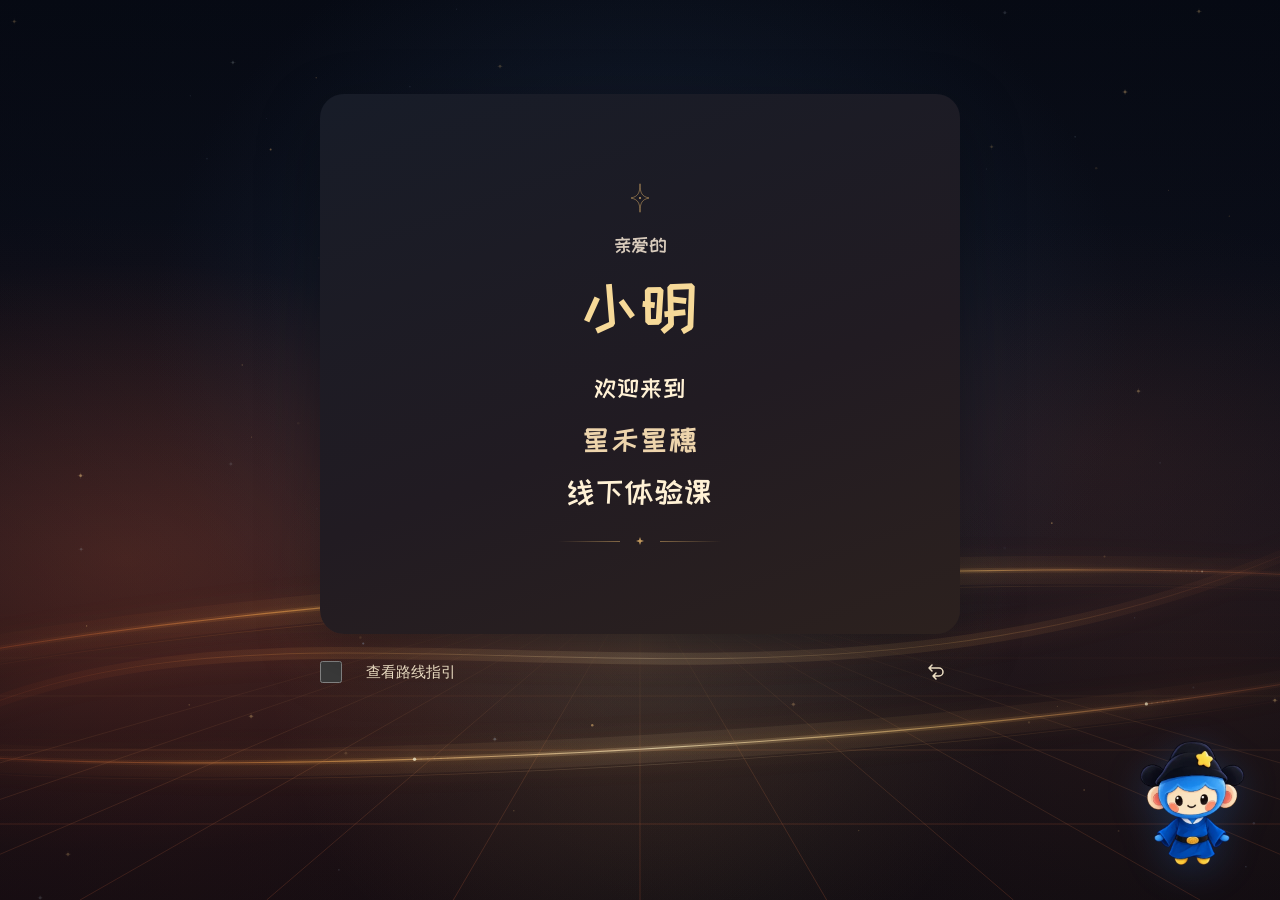
<file: index.html>
<!doctype html>
<html lang="zh-CN">
  <head>
    <meta charset="utf-8" />
    <meta name="viewport" content="width=device-width, initial-scale=1, viewport-fit=cover" />
    <meta name="theme-color" content="#060d1c" />
    <meta name="description" content="欢迎来到星禾星穗线下体验课" />
    <title>欢迎来到星禾星穗线下体验课</title>
    <link rel="preload" href="assets/fonts/ZCOOLKuaiLe-Regular.ttf" as="font" type="font/ttf" crossorigin />
    <link rel="stylesheet" href="assets/fonts/preview-fonts.css" />
    <style>
      :root {
        color-scheme: dark;
        --night: #070b15;
        --deep-blue: #15263c;
        --starlight: #fff0d3;
        --gold: #e8b76c;
        --ember: #e76c3f;
        --mist: #d8cbbc;
        --drift-x: 0px;
        --drift-y: 0px;
        /* 翻面卡片可调参数：尺寸、透视距离、动画时长与实色底。 */
        --card-width: 640px;
        --card-height: 500px;
        --card-radius: 24px;
        --card-front: #211b22;
        --card-front-top: #171c28;
        --card-front-bottom: #2c211e;
        --card-back: #f5efe2;
        --flip-perspective: 1400px;
        --flip-duration: 640ms;
        --flip-easing: cubic-bezier(.22, 1, .36, 1);
      }

      *, *::before, *::after { box-sizing: border-box; }
      html { min-height: 100%; background: var(--night); }
      body {
        position: relative;
        margin: 0;
        min-width: 280px;
        color: var(--starlight);
        font-family: "PingFang SC", "Microsoft YaHei UI", "Microsoft YaHei", sans-serif;
        -webkit-font-smoothing: antialiased;
      }

      .welcome {
        position: relative;
        isolation: isolate;
        display: grid;
        place-items: center;
        min-height: 100vh;
        min-height: 100svh;
        overflow: hidden;
        padding: max(40px, env(safe-area-inset-top)) 24px max(152px, calc(env(safe-area-inset-bottom) + 152px));
        background:
          radial-gradient(ellipse at 50% 37%, rgb(26 40 61 / 78%), transparent 54%),
          radial-gradient(ellipse at 5% 74%, rgb(126 41 25 / 30%), transparent 48%),
          radial-gradient(ellipse at 94% 75%, rgb(125 56 29 / 22%), transparent 42%),
          linear-gradient(180deg, #070b15, #11131f 60%, #100d13);
      }

      /* clip 不创建内部滚动容器，键盘聚焦外部开关时不会把卡片顶部卷走。 */
      @supports (overflow: clip) { .welcome { overflow: clip; } }

      .atmosphere {
        position: absolute;
        z-index: -2;
        inset: -40px;
        pointer-events: none;
        background:
          radial-gradient(ellipse at 50% 70%, rgb(232 183 108 / 17%), transparent 39%),
          radial-gradient(ellipse at 12% 61%, rgb(231 108 63 / 20%), transparent 35%),
          radial-gradient(ellipse at 83% 50%, rgb(134 70 58 / 13%), transparent 33%);
        transform: translate(var(--drift-x), var(--drift-y));
        transition: transform 1.8s cubic-bezier(.2, .7, .3, 1);
      }

      .stars {
        position: absolute;
        inset: 0;
        z-index: -1;
        width: 100%;
        height: 100%;
        pointer-events: none;
        opacity: 1;
      }

      .tech-ground {
        position: absolute;
        z-index: -1;
        inset: 0;
        width: 100%;
        height: 100%;
        pointer-events: none;
        opacity: 0;
        animation: scene-in 2.4s .25s ease-out forwards;
        mask-image: linear-gradient(transparent 64%, #000 85%);
      }

      .vignette {
        position: absolute;
        z-index: -1;
        inset: 0;
        pointer-events: none;
        background: radial-gradient(ellipse at 50% 44%, transparent 37%, rgb(3 5 13 / 32%) 100%);
      }

      .flip-deck {
        display: grid;
        grid-template-columns: 22px minmax(0, 1fr);
        align-items: center;
        gap: 16px 12px;
        width: 100%;
        max-width: var(--card-width);
      }

      .flip-toggle {
        grid-row: 2;
        grid-column: 1;
        width: 22px;
        height: 22px;
        margin: 0;
        accent-color: var(--gold);
        cursor: pointer;
      }

      .flip-control {
        grid-row: 2;
        grid-column: 2;
        display: flex;
        align-items: center;
        justify-content: space-between;
        gap: 12px;
        min-height: 44px;
        padding: 8px 12px;
        border-radius: 8px;
        color: #fff0d3;
        font-size: 15px;
        line-height: 1.5;
        cursor: pointer;
      }

      .flip-control svg { width: 24px; height: 24px; flex-shrink: 0; pointer-events: none; }
      .control-back { display: none; }
      .flip-toggle:checked ~ .flip-control .control-front { display: none; }
      .flip-toggle:checked ~ .flip-control .control-back { display: inline; }
      .flip-toggle:focus { outline: 3px solid #fff0d3; outline-offset: 5px; }
      .flip-toggle:focus ~ .flip-control { outline: 2px solid var(--gold); outline-offset: 3px; }
      @supports selector(:focus-visible) {
        .flip-toggle:focus:not(:focus-visible),
        .flip-toggle:focus:not(:focus-visible) ~ .flip-control { outline: none; }
      }
      @media (hover: hover) { .flip-control:hover { background: #382c28; } }

      .flip-stage { grid-row: 1; grid-column: 1 / -1; min-width: 0; }
      .flip-card { display: grid; height: var(--card-height); }
      .card-face {
        grid-area: 1 / 1;
        min-width: 0;
        min-height: 0;
        border-radius: var(--card-radius);
        box-shadow: 0 22px 64px rgb(0 0 0 / 30%);
      }
      .card-front {
        display: flex;
        flex-direction: column;
        align-items: stretch;
        justify-content: center;
        padding: 26px 24px;
        text-align: center;
        background: var(--card-front);
        /* 三个色标都不透明：顶部承接夜色，底部呼应橙金流光。 */
        background: linear-gradient(160deg, var(--card-front-top), var(--card-front) 58%, var(--card-front-bottom));
        overflow: auto;
      }
      .card-back {
        display: grid;
        grid-template-rows: auto minmax(0, 1fr) auto;
        gap: 12px;
        padding: 20px;
        background: var(--card-back);
        color: #243652;
        color-scheme: light;
        visibility: hidden;
        pointer-events: none;
      }
      /* 默认是可用的二维切换；checkbox 的 checked 始终是唯一状态源。 */
      .flip-toggle:checked ~ .flip-stage .card-front { visibility: hidden; pointer-events: none; }
      .flip-toggle:checked ~ .flip-stage .card-back { visibility: visible; pointer-events: auto; }
      @supports (height: 1svh) {
        :root { --card-height: clamp(460px, 64svh, 540px); }
      }
      /* 检测通过才启用 3D。父级不能设置 overflow:hidden、filter 或 opacity<1，以免压平 3D。 */
      @supports (transform-style: preserve-3d) and (backface-visibility: hidden) and (perspective: 1000px) {
        .can-flip .flip-stage { perspective: var(--flip-perspective); }
        .can-flip .flip-card {
          transform-style: preserve-3d;
          transform: rotateY(0deg);
          transition: transform var(--flip-duration) var(--flip-easing);
        }
        .can-flip .card-face { backface-visibility: hidden; -webkit-backface-visibility: hidden; visibility: visible; }
        .can-flip .flip-toggle:checked ~ .flip-stage .card-front { visibility: visible; }
        .can-flip .card-back { transform: rotateY(180deg); }
        .can-flip .flip-toggle:checked ~ .flip-stage .flip-card { transform: rotateY(180deg); }
      }

      .route-heading { margin: 0; font-family: "ZCOOL KuaiLe", sans-serif; font-size: 24px; line-height: 1.4; }
      .route-intro { margin: 6px 0 0; font-size: 13px; line-height: 1.6; color: #405475; }
      .route-scroll {
        min-height: 0;
        overflow: auto;
        border-radius: 8px;
        scrollbar-color: #5c74a1 #e4dfd3;
        scrollbar-width: thin;
        background: #e4dfd3;
      }
      .route-scroll:focus { outline: 3px solid #254f95; outline-offset: 3px; }
      .route-figure { margin: 0; }
      .route-image { display: block; width: 100%; max-width: 476px; height: auto; margin-inline: auto; }
      .route-caption { padding: 14px 16px; font-size: 13px; line-height: 1.8; color: #243652; }
      .route-caption p { margin: 0 0 8px; font-weight: 600; }
      .route-caption ol { margin: 0; padding-left: 20px; }
      .route-footer { display: flex; flex-wrap: wrap; align-items: center; justify-content: space-between; gap: 4px 12px; }
      .route-footer p { margin: 0; color: #405475; font-size: 12px; line-height: 1.6; }
      .route-save { display: inline-flex; align-items: center; min-height: 44px; color: #254f95; font-size: 14px; font-weight: 600; text-underline-offset: 4px; }
      .route-save:focus { outline: 3px solid #254f95; outline-offset: 3px; border-radius: 4px; }
      .sr-only {
        position: absolute;
        width: 1px;
        height: 1px;
        padding: 0;
        margin: -1px;
        overflow: hidden;
        clip: rect(0, 0, 0, 0);
        white-space: nowrap;
        border: 0;
      }

      ::selection { background: #e8b76c; color: #15263c; }

      .opening-mark {
        display: block;
        width: 22px;
        height: 30px;
        margin: 0 auto 18px;
        color: var(--gold);
        opacity: .8;
        pointer-events: none;
      }

      h1 { margin: 0; font-weight: 400; }
      .recipient, .greeting, .brand, .course {
        font-family: "ZCOOL KuaiLe", "PingFang SC", "Microsoft YaHei", sans-serif;
        font-weight: 400;
      }
      .greeting, .brand, .course {
        display: block;
        line-height: 1.4;
        letter-spacing: .04em;
        overflow-wrap: anywhere;
      }

      .recipient {
        margin: 0 auto 24px;
        max-width: 100%;
        color: var(--mist);
        font-size: 19px;
        line-height: 1.5;
        letter-spacing: .035em;
      }

      .recipient > span { display: block; }

      .recipient-name {
        min-width: 0;
        max-width: 100%;
        margin-top: 8px;
        color: #f6d998;
        font-size: 62px;
        line-height: 1.3;
        letter-spacing: .04em;
        overflow-wrap: anywhere;
      }

      .greeting {
        margin-bottom: 14px;
        font-size: 24px;
        color: #fff1d5;
      }

      .brand {
        font-size: 30px;
        color: #edd4ac;
      }

      .course {
        margin-top: 10px;
        color: #fff1d5;
        font-size: 30px;
      }

      .closing-mark {
        display: flex;
        align-items: center;
        justify-content: center;
        gap: 16px;
        margin: 24px auto 0;
        color: var(--gold);
        opacity: .8;
        pointer-events: none;
      }

      .closing-mark::before, .closing-mark::after {
        content: "";
        width: clamp(35px, 5vw, 62px);
        height: 1px;
        background: linear-gradient(90deg, transparent, rgb(232 183 108 / 60%));
      }

      .closing-mark::after { transform: rotate(180deg); }
      .closing-mark svg { width: 8px; height: 8px; }

      .pet-companion {
        position: absolute;
        z-index: 10;
        right: max(24px, env(safe-area-inset-right));
        bottom: max(18px, env(safe-area-inset-bottom));
        width: clamp(100px, 10vw, 132px);
      }

      .pet-button {
        display: block;
        width: 100%;
        padding: 0;
        border: 0;
        border-radius: 22px;
        background: transparent;
        cursor: pointer;
        -webkit-tap-highlight-color: transparent;
        transition: transform 240ms cubic-bezier(.22, 1, .36, 1);
      }

      .pet-button img {
        display: block;
        width: 100%;
        height: auto;
        user-select: none;
        filter: drop-shadow(0 8px 18px rgb(39 121 212 / 24%));
      }

      .pet-button:active { transform: scale(.96); }
      .pet-button:focus-visible { outline: 2px solid var(--gold); outline-offset: 6px; }
      @media (hover: hover) { .pet-button:hover { transform: translateY(-4px); } }

      .pet-speech {
        position: absolute;
        right: 8px;
        bottom: calc(100% + 10px);
        width: max-content;
        max-width: calc(100vw - 48px);
        padding: 13px 18px;
        border: 1px solid rgb(179 211 243 / 85%);
        border-radius: 18px;
        background: #edf5ff;
        color: #253d5c;
        box-shadow: 0 8px 30px rgb(0 0 0 / 24%), 0 0 24px rgb(83 155 233 / 10%);
        font-size: 15px;
        line-height: 1.6;
        animation: speech-in 240ms cubic-bezier(.22, 1, .36, 1) both;
        transform-origin: calc(100% - 32px) 100%;
      }

      .pet-speech[hidden] { display: none; }
      .pet-speech::after {
        content: "";
        position: absolute;
        right: 29px;
        bottom: -6px;
        width: 11px;
        height: 11px;
        background: #edf5ff;
        border-right: 1px solid rgb(179 211 243 / 85%);
        border-bottom: 1px solid rgb(179 211 243 / 85%);
        transform: rotate(45deg);
      }

      @keyframes speech-in {
        from { opacity: 0; transform: translateY(7px) scale(.94); }
        to { opacity: 1; transform: none; }
      }

      @keyframes scene-in { from { opacity: 0; } to { opacity: .8; } }

      @media (max-width: 600px) {
        .welcome {
          padding-top: max(24px, env(safe-area-inset-top));
          padding-bottom: max(184px, calc(env(safe-area-inset-bottom) + 184px));
          padding-inline: 20px;
        }
        .card-front { padding-inline: 18px; }
        .card-back { padding: 14px; gap: 10px; }
        .route-heading { font-size: 22px; }
        .pet-companion {
          right: max(14px, env(safe-area-inset-right));
          bottom: max(12px, env(safe-area-inset-bottom));
          width: 88px;
        }
        .pet-speech { font-size: 14px; padding: 11px 15px; }
      }

      @media (max-height: 700px) and (max-width: 600px) {
        .welcome {
          padding-top: max(16px, env(safe-area-inset-top));
          padding-bottom: max(188px, calc(env(safe-area-inset-bottom) + 188px));
        }
        .opening-mark { margin-bottom: 14px; }
        .recipient { margin-bottom: 20px; }
        .recipient-name { font-size: min(62px, 19vw); }
        .greeting { margin-bottom: 16px; }
        .closing-mark { margin-top: 16px; }
      }

      @media (max-height: 500px) and (min-width: 601px) {
        .welcome { padding-top: 28px; }
        .opening-mark { width: 20px; height: 26px; margin-bottom: 12px; }
        .recipient { margin-bottom: 8px; font-size: 17px; }
        .recipient-name { font-size: 48px; }
        .greeting { margin-bottom: 10px; font-size: 22px; }
        .brand, .course { font-size: 26px; }
        .closing-mark { margin-top: 18px; }
      }

      @media (prefers-reduced-motion: reduce) {
        *, *::before, *::after { animation: none !important; transition: none !important; }
        .tech-ground { opacity: .8; }
        /* 降低动态效果时取消空间旋转，仍保留 checkbox 的正反面状态切换。 */
        .can-flip .flip-card, .can-flip .card-back { transform: none; }
        .can-flip .flip-toggle:checked ~ .flip-stage .flip-card { transform: none; }
        .can-flip .card-back { visibility: hidden; }
        .can-flip .flip-toggle:checked ~ .flip-stage .card-front { visibility: hidden; }
        .can-flip .flip-toggle:checked ~ .flip-stage .card-back { visibility: visible; }
      }
    </style>
  </head>
  <body>
    <main class="welcome" aria-label="星禾星穗线下体验课欢迎页">
      <div class="atmosphere" aria-hidden="true"></div>
      <canvas class="stars" aria-hidden="true"></canvas>
      <svg class="tech-ground" viewBox="0 0 1440 900" preserveAspectRatio="none" fill="none" aria-hidden="true">
        <defs>
          <linearGradient id="ground-light" x1="0" y1="0" x2="0" y2="1">
            <stop offset="0" stop-color="#e8b76c" stop-opacity=".08" />
            <stop offset="1" stop-color="#e76c3f" stop-opacity=".32" />
          </linearGradient>
        </defs>
        <g stroke="url(#ground-light)" stroke-width="1">
          <path d="M720 580 -540 900M720 580 -330 900M720 580 -120 900M720 580 90 900M720 580 300 900M720 580 510 900M720 580 720 900M720 580 930 900M720 580 1140 900M720 580 1350 900M720 580 1560 900M720 580 1770 900M720 580 1980 900" />
          <path d="M0 615H1440M0 632H1440M0 658H1440M0 696H1440M0 750H1440M0 824H1440" />
        </g>
      </svg>
      <div class="vignette" aria-hidden="true"></div>

      <section class="flip-deck" aria-label="欢迎卡片与到校路线">
        <!-- 不隐藏、不用 div 模拟：Tab 聚焦后空格直接切换原生 checked。 -->
        <input class="flip-toggle" type="checkbox" id="route-toggle" aria-label="显示路线指引，取消勾选返回欢迎页" aria-controls="welcome-face route-face" aria-describedby="flip-help" />
        <div class="flip-stage">
          <div class="flip-card">
            <section class="card-face card-front" id="welcome-face" aria-label="欢迎页面">
        <svg class="opening-mark" viewBox="0 0 28 40" fill="none" aria-hidden="true">
          <path d="M14 1C14 14 11 18 2 20C11 22 14 26 14 39C14 26 17 22 26 20C17 18 14 14 14 1Z" stroke="currentColor" stroke-width=".8" />
          <circle cx="14" cy="20" r="1.4" fill="currentColor" />
        </svg>
        <p class="recipient"><span>亲爱的</span><span class="recipient-name" id="attendee-name">小明</span></p>
        <h1 aria-label="欢迎来到星禾星穗线下体验课">
          <span class="greeting">欢迎来到</span>
          <span class="brand">星禾星穗</span>
          <span class="course">线下体验课</span>
        </h1>
        <div class="closing-mark" aria-hidden="true">
          <svg viewBox="0 0 8 8"><path d="M4 0 5 3 8 4 5 5 4 8 3 5 0 4 3 3Z" fill="currentColor" /></svg>
        </div>
            </section>
            <section class="card-face card-back" id="route-face" aria-labelledby="route-heading">
              <header>
                <h2 class="route-heading" id="route-heading">广州校区路线指引</h2>
                <p class="route-intro">大学城北 F 口出站，前往青蓝街 26，再乘电梯到 8 楼前台。</p>
              </header>
              <div class="route-scroll" tabindex="0" role="region" aria-label="完整路线图，可使用方向键上下滚动">
                <figure class="route-figure">
                  <img class="route-image" src="assets/guangzhou-route-guide.png" width="476" height="1174" alt="广州校区路线指引，共六步。文字版说明在图片下方。" />
                  <figcaption class="route-caption">
                    <p>按图中六步前往校区</p>
                    <ol>
                      <li>乘地铁 4 号或 12 号线到大学城北，走 F 口。</li>
                      <li>出地铁站后左转，到马路对面。</li>
                      <li>看到“青蓝街 26”后，往里面走。</li>
                      <li>进门后往右前方走，路口右转。</li>
                      <li>经过闸机后，乘电梯上 8 楼。</li>
                      <li>出电梯后，到达星禾双语广州校区前台。</li>
                    </ol>
                  </figcaption>
                </figure>
              </div>
              <footer class="route-footer">
                <p>上下滑动查看完整路线图</p>
                <a class="route-save" href="assets/guangzhou-route-guide.png" download="广州校区路线指引.png">保存路线图</a>
              </footer>
            </section>
          </div>
        </div>
        <label class="flip-control" for="route-toggle">
          <span class="control-front">查看路线指引</span><span class="control-back">返回欢迎页面</span>
          <svg viewBox="0 0 24 24" fill="none" aria-hidden="true"><path d="M5 8h10a4 4 0 0 1 0 8H9M5 8l3-3M5 8l3 3M9 16l3-3M9 16l3 3" stroke="currentColor" stroke-width="1.5" stroke-linecap="round" stroke-linejoin="round" /></svg>
        </label>
        <p class="sr-only" id="flip-help">点击开关或文字翻面。键盘可使用 Tab 聚焦开关、空格切换。路线图区域可用方向键滚动。</p>
      </section>
    </main>
    <aside class="pet-companion" aria-label="星小禾">
      <div class="pet-speech" id="pet-speech" role="status" aria-live="polite" hidden>星小禾欢迎你呀</div>
      <button class="pet-button" type="button" aria-label="和星小禾打招呼" aria-controls="pet-speech" aria-expanded="false">
        <picture>
          <source media="(prefers-reduced-motion: reduce)" srcset="assets/blue-star-spirit-still.png" />
          <img src="assets/blue-star-spirit-animated.webp" width="384" height="488" alt="星小禾，戴着星星帽子的蓝色小精灵" draggable="false" />
        </picture>
      </button>
    </aside>
    <script>
      (() => {
        const toggle = document.querySelector('#route-toggle');
        const front = document.querySelector('#welcome-face');
        const back = document.querySelector('#route-face');
        const supportsInert = 'inert' in HTMLElement.prototype;
        const supports3D = typeof CSS !== 'undefined' && typeof CSS.supports === 'function'
          && CSS.supports('transform-style', 'preserve-3d')
          && CSS.supports('backface-visibility', 'hidden')
          && CSS.supports('perspective', '1000px');
        const savedTabIndex = new WeakMap();

        function setFaceActive(face, active) {
          face.setAttribute('aria-hidden', String(!active));
          if (supportsInert) {
            face.inert = !active;
          } else {
            // 旧浏览器没有 inert 时，仍让背面的链接和滚动区退出 Tab 顺序。
            for (const element of face.querySelectorAll('a, button, input, select, textarea, [tabindex]')) {
              if (!active) {
                if (!savedTabIndex.has(element)) savedTabIndex.set(element, element.getAttribute('tabindex'));
                element.setAttribute('tabindex', '-1');
              } else if (savedTabIndex.has(element)) {
                const value = savedTabIndex.get(element);
                if (value === null) element.removeAttribute('tabindex');
                else element.setAttribute('tabindex', value);
                savedTabIndex.delete(element);
              }
            }
          }
        }

        function syncFaces() {
          setFaceActive(front, !toggle.checked);
          setFaceActive(back, toggle.checked);
        }

        toggle.addEventListener('change', syncFaces);
        window.addEventListener('pageshow', syncFaces);
        syncFaces();
        if (supports3D) document.documentElement.classList.add('can-flip');
        // JS 不控制 transform，也不另存布尔状态：CSS 只读取 :checked。
      })();

      (() => {
        const button = document.querySelector('.pet-button');
        const speech = document.querySelector('.pet-speech');

        function setSpeechOpen(open) {
          speech.hidden = !open;
          button.setAttribute('aria-expanded', String(open));
        }

        button.addEventListener('click', () => setSpeechOpen(speech.hidden));
        document.addEventListener('keydown', (event) => {
          if (event.key === 'Escape') setSpeechOpen(false);
        });
      })();

      (() => {
        const scene = document.querySelector('.welcome');
        const canvas = document.querySelector('.stars');
        const context = canvas.getContext('2d');
        if (!context) return;

        const motionPreference = window.matchMedia('(prefers-reduced-motion: reduce)');
        let width = 0;
        let height = 0;
        let stars = [];
        let frameId = 0;
        let lastFrame = 0;
        let elapsed = 0;

        function resize() {
          const bounds = scene.getBoundingClientRect();
          width = bounds.width;
          height = bounds.height;
          const ratio = Math.min(window.devicePixelRatio || 1, 2);
          canvas.width = Math.round(width * ratio);
          canvas.height = Math.round(height * ratio);
          context.setTransform(ratio, 0, 0, ratio, 0, 0);
          const count = Math.min(118, Math.max(48, Math.round(width * height / 12000)));
          stars = Array.from({ length: count }, () => ({
            x: Math.random() * width,
            y: Math.random() * height,
            radius: Math.random() * 1.2 + .35,
            brightness: Math.random() * .45 + .16,
            phase: Math.random() * Math.PI * 2,
            depth: Math.random() * .8 + .3,
            warm: Math.random() > .35,
          }));
          draw();
        }

        function orbitPoint(angle, offset = 0) {
          const slowLift = motionPreference.matches ? 0 : Math.sin(elapsed * .00022) * height * .003;
          return {
            x: width * (.5 + Math.cos(angle) * .67),
            y: height * (.74 + Math.sin(angle) * .092 - Math.cos(angle) * .055 + offset) + slowLift,
          };
        }

        function traceOrbit(offset) {
          context.beginPath();
          for (let pointIndex = 0; pointIndex <= 180; pointIndex++) {
            const point = orbitPoint(pointIndex / 180 * Math.PI * 2, offset);
            if (pointIndex === 0) context.moveTo(point.x, point.y);
            else context.lineTo(point.x, point.y);
          }
        }

        function drawEnergy() {
          const goldLight = context.createLinearGradient(0, height * .8, width, height * .65);
          goldLight.addColorStop(0, 'rgba(231,91,43,.36)');
          goldLight.addColorStop(.24, 'rgba(243,148,65,.85)');
          goldLight.addColorStop(.5, 'rgba(255,229,172,1)');
          goldLight.addColorStop(.75, 'rgba(232,168,87,.8)');
          goldLight.addColorStop(1, 'rgba(231,108,63,.25)');
          context.save();
          context.globalCompositeOperation = 'screen';
          traceOrbit(0);
          context.strokeStyle = goldLight;
          context.shadowColor = 'rgba(232,149,59,.7)';
          context.shadowBlur = 24;
          context.globalAlpha = .08;
          context.lineWidth = 28;
          context.stroke();
          context.globalAlpha = .2;
          context.lineWidth = 5;
          context.stroke();
          context.globalAlpha = .75;
          context.shadowBlur = 7;
          context.lineWidth = 1.1;
          context.stroke();

          traceOrbit(.018);
          context.globalAlpha = .18;
          context.lineWidth = .7;
          context.shadowBlur = 0;
          context.stroke();

          // 光点沿同一条星环移动，轨迹与背景形成一致的空间关系。
          const time = motionPreference.matches ? 0 : elapsed * .000065;
          for (let index = 0; index < 7; index++) {
            const angle = time + index * Math.PI * 2 / 7;
            const point = orbitPoint(angle);
            const foreground = (Math.sin(angle) + 1) / 2;
            context.globalAlpha = .3 + foreground * .55;
            context.shadowBlur = 15;
            context.shadowColor = '#e8b76c';
            context.fillStyle = '#ffedc3';
            context.beginPath();
            context.arc(point.x, point.y, .9 + foreground * .8, 0, Math.PI * 2);
            context.fill();
            context.shadowBlur = 0;
            for (let trail = 1; trail <= 8; trail++) {
              const tailPoint = orbitPoint(angle - trail * .008);
              context.globalAlpha = (1 - trail / 9) * .18;
              context.beginPath();
              context.arc(tailPoint.x, tailPoint.y, .8, 0, Math.PI * 2);
              context.fill();
            }
          }

          // 柔和的橙红流光穿过下方，控制点缓慢变化，避免机械旋转感。
          const flow = motionPreference.matches ? 0 : Math.sin(elapsed * .00016) * height * .018;
          context.beginPath();
          context.moveTo(-width * .1, height * .85);
          context.bezierCurveTo(width * .2, height * .56 + flow, width * .63, height * .92 - flow, width * 1.1, height * .55);
          context.strokeStyle = goldLight;
          context.globalAlpha = .14;
          context.lineWidth = 12;
          context.shadowBlur = 22;
          context.shadowColor = '#e76c3f';
          context.stroke();
          context.globalAlpha = .28;
          context.lineWidth = .9;
          context.shadowBlur = 0;
          context.stroke();
          context.restore();
        }

        function draw() {
          context.clearRect(0, 0, width, height);
          for (const star of stars) {
            // 留出标题区：装饰始终退到文字之后。
            const starY = motionPreference.matches ? star.y : (star.y - elapsed * .002 * star.depth % height + height) % height;
            const nearTitle = Math.abs(star.x - width / 2) < width * .3 && starY > height * .22 && starY < height * .62;
            const twinkle = motionPreference.matches ? 1 : .8 + Math.sin(elapsed * .0005 + star.phase) * .2;
            const opacity = star.brightness * twinkle * (nearTitle ? .25 : 1);
            context.beginPath();
            context.arc(star.x, starY, star.radius, 0, Math.PI * 2);
            context.fillStyle = star.warm ? `rgba(246,195,122,${opacity})` : `rgba(174,195,225,${opacity})`;
            context.fill();
            if (star.radius > 1.25 && !nearTitle) {
              context.strokeStyle = `rgba(255,220,163,${opacity * .4})`;
              context.lineWidth = .6;
              context.beginPath();
              context.moveTo(star.x - 3, starY);
              context.lineTo(star.x + 3, starY);
              context.moveTo(star.x, starY - 3);
              context.lineTo(star.x, starY + 3);
              context.stroke();
            }
          }
          drawEnergy();
        }

        function animate(timestamp) {
          if (document.hidden || motionPreference.matches) { frameId = 0; return; }
          if (!lastFrame) lastFrame = timestamp;
          const delta = timestamp - lastFrame;
          if (delta >= 1000 / 24) {
            elapsed += Math.min(delta, 80);
            lastFrame = timestamp;
            draw();
          }
          frameId = requestAnimationFrame(animate);
        }

        function syncMotion() {
          cancelAnimationFrame(frameId);
          frameId = 0;
          lastFrame = 0;
          if (!document.hidden && !motionPreference.matches) frameId = requestAnimationFrame(animate);
          else draw();
          if (motionPreference.matches) {
            scene.style.setProperty('--drift-x', '0px');
            scene.style.setProperty('--drift-y', '0px');
          }
        }

        scene.addEventListener('pointermove', (event) => {
          if (event.pointerType !== 'mouse' || motionPreference.matches) return;
          const bounds = scene.getBoundingClientRect();
          scene.style.setProperty('--drift-x', `${((event.clientX - bounds.left) / width - .5) * 14}px`);
          scene.style.setProperty('--drift-y', `${((event.clientY - bounds.top) / height - .5) * 10}px`);
        }, { passive: true });
        scene.addEventListener('pointerleave', () => {
          scene.style.setProperty('--drift-x', '0px');
          scene.style.setProperty('--drift-y', '0px');
        });
        window.addEventListener('resize', resize, { passive: true });
        document.addEventListener('visibilitychange', syncMotion);
        if (typeof motionPreference.addEventListener === 'function') motionPreference.addEventListener('change', syncMotion);
        else if (typeof motionPreference.addListener === 'function') motionPreference.addListener(syncMotion);
        resize();
        syncMotion();
      })();
    </script>
  </body>
</html>
</file>
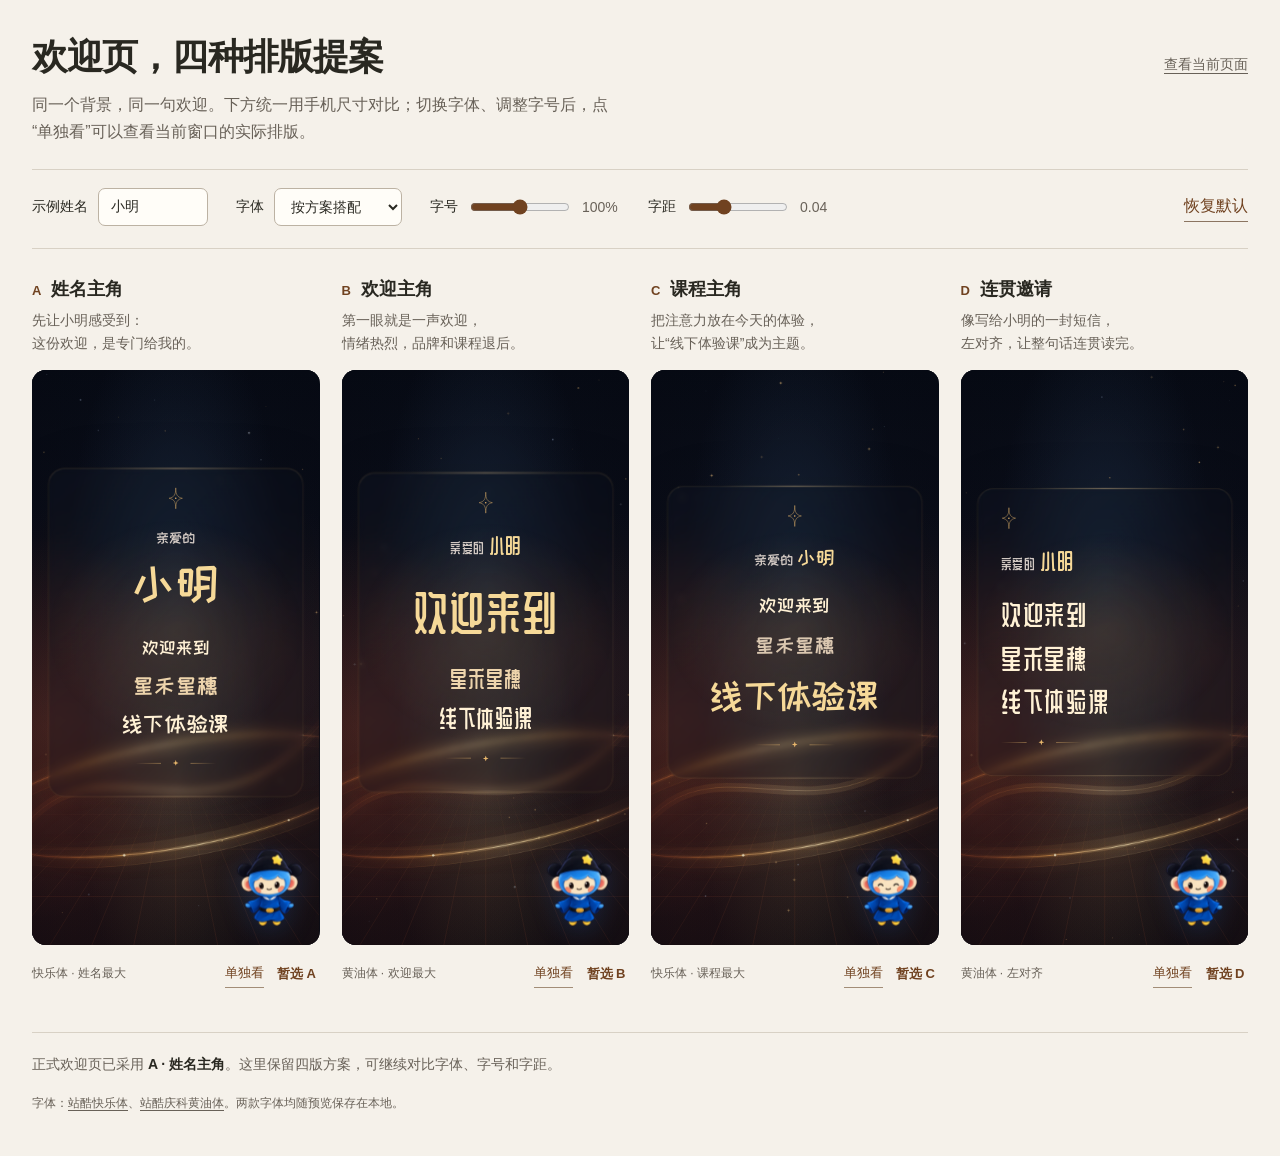
<file: typography-preview.html>
<!doctype html>
<html lang="zh-CN">
<head>
  <meta charset="utf-8" />
  <meta name="viewport" content="width=device-width, initial-scale=1" />
  <meta name="theme-color" content="#f5f1ea" />
  <meta name="robots" content="noindex" />
  <title>欢迎页 · 四种排版提案</title>
  <style>
    :root { color-scheme: light; --paper: #f5f1ea; --ink: #292821; --muted: #686158; --line: #d8d1c5; --accent: #704220; }
    * { box-sizing: border-box; }
    body { margin: 0; background: var(--paper); color: var(--ink); font-family: "PingFang SC", "Microsoft YaHei", sans-serif; }
    button, input, select { font: inherit; }
    button, select { cursor: pointer; }
    button, input, select { accent-color: var(--accent); }
    :focus-visible { outline: 2px solid var(--accent); outline-offset: 4px; }
    ::selection { background: #e8d5b8; color: #292821; }
    .review { max-width: 1600px; margin: auto; padding: 34px 32px 42px; }
    .review-heading { display: flex; align-items: baseline; justify-content: space-between; gap: 24px; }
    h1 { margin: 0; font-size: clamp(24px, 3vw, 36px); line-height: 1.25; letter-spacing: -.025em; font-weight: 600; }
    .current-link { color: var(--muted); font-size: 14px; text-underline-offset: 4px; white-space: nowrap; }
    .intro { max-width: 65ch; margin: 12px 0 24px; color: var(--muted); font-size: 16px; line-height: 1.7; }
    .controls { display: flex; flex-wrap: wrap; align-items: center; gap: 18px 28px; padding: 18px 0 22px; border-top: 1px solid var(--line); border-bottom: 1px solid var(--line); }
    .control { display: flex; align-items: center; gap: 10px; font-size: 14px; }
    .control label { white-space: nowrap; }
    input[type="text"], select { height: 38px; padding: 0 12px; border: 1px solid #bcb2a3; border-radius: 7px; color: var(--ink); background: #fffdf8; }
    input[type="text"] { width: 110px; }
    select { max-width: 180px; }
    input[type="range"] { width: 100px; }
    output { min-width: 38px; font-variant-numeric: tabular-nums; color: var(--muted); }
    .reset { margin-left: auto; border: 0; border-bottom: 1px solid #8b7561; padding: 4px 0; background: transparent; color: var(--accent); }
    .variants { display: grid; grid-template-columns: repeat(4, minmax(0, 1fr)); gap: 22px; margin-top: 28px; }
    .variant { min-width: 0; padding-bottom: 16px; border-bottom: 2px solid transparent; }
    .variant.is-picked { border-bottom-color: var(--accent); }
    .variant-heading { display: flex; gap: 10px; align-items: baseline; }
    .letter { font-size: 13px; color: var(--accent); font-weight: 700; }
    h2 { margin: 0; font-size: 18px; font-weight: 600; }
    .variant-summary { margin: 8px 0 16px; color: var(--muted); font-size: 14px; line-height: 1.6; min-height: 45px; }
    .stage { width: 100%; aspect-ratio: 390 / 780; position: relative; overflow: hidden; background: #070b15; border-radius: 14px; }
    .stage iframe { position: absolute; inset: 0 auto auto 0; width: 390px; height: 780px; border: 0; transform-origin: 0 0; }
    .stage[data-ready="false"]::after { position: absolute; inset: 0; content: "字体准备中…"; display: grid; place-items: center; color: #e9d6b8; background: #070b15; font-size: 14px; pointer-events: none; }
    .variant-footer { display: flex; justify-content: space-between; align-items: center; gap: 8px; margin-top: 14px; }
    .font-note { margin: 0; color: var(--muted); font-size: 12px; }
    .actions { display: flex; gap: 10px; }
    .actions a, .pick { padding: 5px 0; color: var(--accent); background: transparent; border: 0; text-decoration: none; font-size: 13px; }
    .actions a { border-bottom: 1px solid #a28d77; }
    .pick { min-width: 46px; font-weight: 600; }
    .pick[aria-pressed="true"] { color: #3d4e2f; }
    .selection { margin: 26px 0 0; padding-top: 20px; border-top: 1px solid var(--line); color: var(--muted); font-size: 14px; line-height: 1.7; }
    .selection strong { color: var(--ink); }
    .font-sources { margin: 16px 0 0; color: var(--muted); font-size: 12px; line-height: 1.7; }
    .font-sources a { color: inherit; text-underline-offset: 3px; }
    @media (max-width: 1100px) { .variants { grid-template-columns: repeat(2, minmax(0, 1fr)); gap: 30px 24px; } .stage { max-width: 390px; } .reset { margin-left: 0; } }
    @media (max-width: 600px) {
      .review { padding: 24px 20px 32px; }
      .review-heading { align-items: flex-start; gap: 16px; }
      h1 { max-width: 8em; font-size: 25px; }
      .current-link { font-size: 12px; padding-top: 6px; }
      .intro { font-size: 14px; margin-bottom: 18px; }
      .controls { gap: 14px 18px; padding-block: 16px; }
      .control { flex-wrap: wrap; gap: 8px; font-size: 13px; }
      input[type="text"] { width: 86px; }
      select { width: 150px; padding-inline: 8px; }
      .variants { grid-template-columns: minmax(0, 1fr); gap: 34px; }
      .variant-summary { min-height: 0; }
      .stage { margin-inline: auto; }
    }
  </style>
</head>
<body>
  <main class="review">
    <div class="review-heading">
      <h1>欢迎页，四种排版提案</h1>
      <a class="current-link" href="index.html">查看当前页面</a>
    </div>
    <p class="intro">同一个背景，同一句欢迎。下方统一用手机尺寸对比；切换字体、调整字号后，点“单独看”可以查看当前窗口的实际排版。</p>
    <form class="controls" onsubmit="return false">
      <div class="control"><label for="preview-name">示例姓名</label><input id="preview-name" type="text" value="小明" maxlength="16" autocomplete="off" /></div>
      <div class="control"><label for="preview-font">字体</label><select id="preview-font"><option value="scheme">按方案搭配</option value="playful">站酷快乐体 · 活泼</option><option value="butter">黄油体 · 圆润</option></select></div>
      <div class="control"><label for="preview-scale">字号</label><input id="preview-scale" type="range" min="85" max="115" step="5" value="100" /><output for="preview-scale" id="scale-output">100%</output></div>
      <div class="control"><label for="preview-tracking">字距</label><input id="preview-tracking" type="range" min="0" max="12" step="1" value="4" /><output for="preview-tracking" id="tracking-output">0.04</output></div>
      <button class="reset" type="button" id="reset-preview">恢复默认</button>
    </form>
    <section class="variants" aria-label="四种欢迎页排版对比">
      <article class="variant" data-scheme="a">
        <div class="variant-heading"><span class="letter">A</span><h2>姓名主角</h2></div>
        <p class="variant-summary">先让小明感受到：<br />这份欢迎，是专门给我的。</p>
        <div class="stage" data-ready="false"><iframe src="previews/a-name.html" title="方案 A：姓名主角" loading="eager"></iframe></div>
        <div class="variant-footer"><p class="font-note">快乐体 · 姓名最大</p><div class="actions"><a href="previews/a-name.html" target="_blank" rel="noopener">单独看</a><button class="pick" type="button" aria-pressed="false" data-pick="a">暂选 A</button></div></div>
      </article>
      <article class="variant" data-scheme="b">
        <div class="variant-heading"><span class="letter">B</span><h2>欢迎主角</h2></div>
        <p class="variant-summary">第一眼就是一声欢迎，<br />情绪热烈，品牌和课程退后。</p>
        <div class="stage" data-ready="false"><iframe src="previews/b-welcome.html" title="方案 B：欢迎主角" loading="eager"></iframe></div>
        <div class="variant-footer"><p class="font-note">黄油体 · 欢迎最大</p><div class="actions"><a href="previews/b-welcome.html" target="_blank" rel="noopener">单独看</a><button class="pick" type="button" aria-pressed="false" data-pick="b">暂选 B</button></div></div>
      </article>
      <article class="variant" data-scheme="c">
        <div class="variant-heading"><span class="letter">C</span><h2>课程主角</h2></div>
        <p class="variant-summary">把注意力放在今天的体验，<br />让“线下体验课”成为主题。</p>
        <div class="stage" data-ready="false"><iframe src="previews/c-course.html" title="方案 C：课程主角" loading="eager"></iframe></div>
        <div class="variant-footer"><p class="font-note">快乐体 · 课程最大</p><div class="actions"><a href="previews/c-course.html" target="_blank" rel="noopener">单独看</a><button class="pick" type="button" aria-pressed="false" data-pick="c">暂选 C</button></div></div>
      </article>
      <article class="variant" data-scheme="d">
        <div class="variant-heading"><span class="letter">D</span><h2>连贯邀请</h2></div>
        <p class="variant-summary">像写给小明的一封短信，<br />左对齐，让整句话连贯读完。</p>
        <div class="stage" data-ready="false"><iframe src="previews/d-sentence.html" title="方案 D：连贯邀请" loading="eager"></iframe></div>
        <div class="variant-footer"><p class="font-note">黄油体 · 左对齐</p><div class="actions"><a href="previews/d-sentence.html" target="_blank" rel="noopener">单独看</a><button class="pick" type="button" aria-pressed="false" data-pick="d">暂选 D</button></div></div>
      </article>
    </section>
    <p class="selection" id="selection-status" role="status">正式欢迎页已采用 <strong>A · 姓名主角</strong>。这里保留四版方案，可继续对比字体、字号和字距。</p>
    <p class="font-sources">字体：<a href="https://github.com/google/fonts/tree/main/ofl/zcoolkuaile" target="_blank" rel="noopener">站酷快乐体</a>、<a href="https://github.com/google/fonts/tree/main/ofl/zcoolqingkehuangyou" target="_blank" rel="noopener">站酷庆科黄油体</a>。两款字体均随预览保存在本地。</p>
  </main>
  <script>
    (() => {
      const frames = [...document.querySelectorAll('.stage iframe')];
      const nameInput = document.querySelector('#preview-name');
      const fontInput = document.querySelector('#preview-font');
      const scaleInput = document.querySelector('#preview-scale');
      const trackingInput = document.querySelector('#preview-tracking');
      const scaleOutput = document.querySelector('#scale-output');
      const trackingOutput = document.querySelector('#tracking-output');
      const status = document.querySelector('#selection-status');
      const initialStatus = status.innerHTML;
      const fontFamilies = { playful: '"ZCOOL KuaiLe", sans-serif', butter: '"ZCOOL QingKe HuangYou", sans-serif' };
      const schemeNames = { a: '姓名主角', b: '欢迎主角', c: '课程主角', d: '连贯邀请' };

      function applySettings() {
        scaleOutput.value = `${scaleInput.value}%`;
        trackingOutput.value = (Number(trackingInput.value) / 100).toFixed(2);
        for (const frame of frames) {
          const doc = frame.contentDocument;
          const name = doc?.querySelector('#attendee-name');
          if (!name) continue;
          name.textContent = nameInput.value.trim() || '小明';
          doc.documentElement.style.setProperty('--type-scale', String(Number(scaleInput.value) / 100));
          doc.documentElement.style.setProperty('--type-tracking', `${Number(trackingInput.value) / 100}em`);
          if (fontInput.value === 'scheme') doc.documentElement.style.removeProperty('--preview-font');
          else doc.documentElement.style.setProperty('--preview-font', fontFamilies[fontInput.value]);
          const standaloneUrl = new URL(frame.getAttribute('src'), document.baseURI);
          standaloneUrl.search = new URLSearchParams({ name: name.textContent, font: fontInput.value, scale: scaleInput.value, tracking: trackingInput.value }).toString();
          frame.closest('.variant').querySelector('.actions a').href = standaloneUrl.href;
        }
      }

      const resizeObserver = new ResizeObserver(entries => {
        for (const entry of entries) entry.target.querySelector('iframe').style.transform = `scale(${entry.contentRect.width / 390})`;
      });
      for (const frame of frames) {
        resizeObserver.observe(frame.parentElement);
        frame.addEventListener('load', async () => {
          applySettings();
          await frame.contentDocument.fonts.ready;
          frame.parentElement.dataset.ready = 'true';
        });
      }
      for (const control of [nameInput, fontInput, scaleInput, trackingInput]) control.addEventListener('input', applySettings);
      for (const pick of document.querySelectorAll('[data-pick]')) {
        pick.addEventListener('click', () => {
          for (const other of document.querySelectorAll('[data-pick]')) other.setAttribute('aria-pressed', String(other === pick));
          for (const card of document.querySelectorAll('[data-scheme]')) card.classList.toggle('is-picked', card.dataset.scheme === pick.dataset.pick);
          status.textContent = `当前暂选：${pick.dataset.pick.toUpperCase()} · ${schemeNames[pick.dataset.pick]}。你可以继续调字体、字号和字距，最后把喜欢的方案告诉我。`;
        });
      }
      document.querySelector('#reset-preview').addEventListener('click', () => {
        nameInput.value = '小明'; fontInput.value = 'scheme'; scaleInput.value = '100'; trackingInput.value = '4';
        applySettings();
        for (const pick of document.querySelectorAll('[data-pick]')) pick.setAttribute('aria-pressed', 'false');
        for (const card of document.querySelectorAll('[data-scheme]')) card.classList.remove('is-picked');
        status.innerHTML = initialStatus;
      });
    })();
  </script>
</body>
</html>
</file>
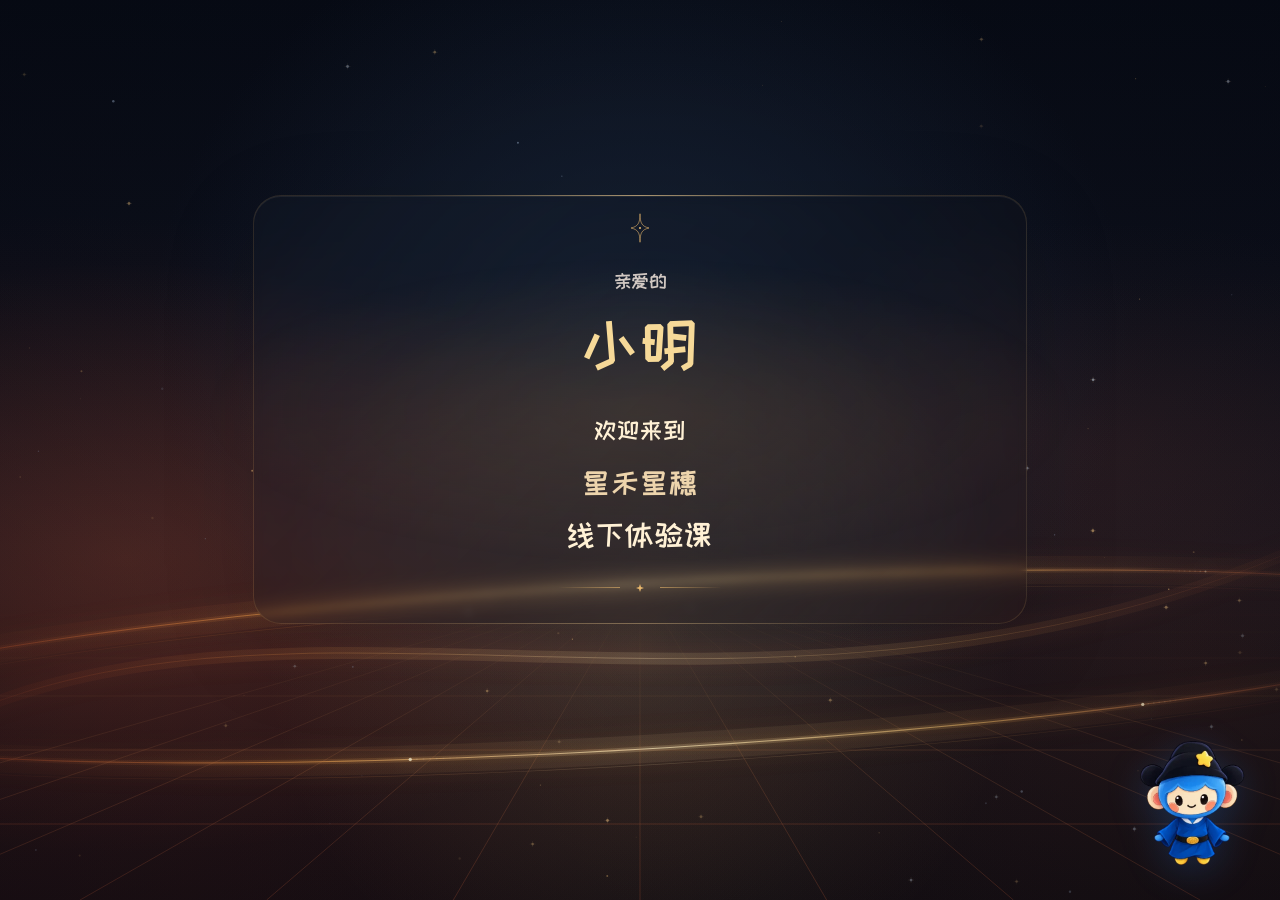
<file: previews/a-name.html>
<!doctype html>
<html lang="zh-CN">
  <head>
    <meta charset="utf-8" />
    <meta name="viewport" content="width=device-width, initial-scale=1, viewport-fit=cover" />
    <meta name="theme-color" content="#060d1c" />
    <meta name="description" content="欢迎来到星禾星穗线下体验课" />
    <title>A · 姓名主角 · 星禾星穗欢迎页</title>
    <link rel="stylesheet" href="../assets/fonts/preview-fonts.css" />
    <style>
      :root {
        color-scheme: dark;
        --night: #070b15;
        --deep-blue: #15263c;
        --starlight: #fff0d3;
        --gold: #e8b76c;
        --ember: #e76c3f;
        --mist: #d1c8c2;
        --drift-x: 0px;
        --drift-y: 0px;
      }

      *, *::before, *::after { box-sizing: border-box; }
      html { min-height: 100%; background: var(--night); }
      body {
        margin: 0;
        min-width: 280px;
        color: var(--starlight);
        font-family: "PingFang SC", "Microsoft YaHei UI", "Microsoft YaHei", sans-serif;
        -webkit-font-smoothing: antialiased;
      }

      .welcome {
        position: relative;
        isolation: isolate;
        display: grid;
        place-items: center;
        min-height: 100vh;
        min-height: 100svh;
        overflow: hidden;
        padding: max(40px, env(safe-area-inset-top)) 24px max(48px, env(safe-area-inset-bottom));
        background:
          radial-gradient(ellipse at 50% 37%, rgb(26 40 61 / 78%), transparent 54%),
          radial-gradient(ellipse at 5% 74%, rgb(126 41 25 / 30%), transparent 48%),
          radial-gradient(ellipse at 94% 75%, rgb(125 56 29 / 22%), transparent 42%),
          linear-gradient(180deg, #070b15, #11131f 60%, #100d13);
      }

      .atmosphere {
        position: absolute;
        z-index: -2;
        inset: -40px;
        pointer-events: none;
        background:
          radial-gradient(ellipse at 50% 70%, rgb(232 183 108 / 17%), transparent 39%),
          radial-gradient(ellipse at 12% 61%, rgb(231 108 63 / 20%), transparent 35%),
          radial-gradient(ellipse at 83% 50%, rgb(134 70 58 / 13%), transparent 33%);
        transform: translate(var(--drift-x), var(--drift-y));
        transition: transform 1.8s cubic-bezier(.2, .7, .3, 1);
      }

      .stars {
        position: absolute;
        inset: 0;
        z-index: -1;
        width: 100%;
        height: 100%;
        pointer-events: none;
        opacity: 1;
      }

      .tech-ground {
        position: absolute;
        z-index: -1;
        inset: 0;
        width: 100%;
        height: 100%;
        pointer-events: none;
        opacity: 0;
        animation: scene-in 2.4s .25s ease-out forwards;
        mask-image: linear-gradient(transparent 64%, #000 85%);
      }

      .vignette {
        position: absolute;
        z-index: -1;
        inset: 0;
        pointer-events: none;
        background: radial-gradient(ellipse at 50% 44%, transparent 37%, rgb(3 5 13 / 32%) 100%);
      }

      .invitation {
        position: relative;
        isolation: isolate;
        width: 100%;
        max-width: 860px;
        text-align: center;
        padding: 36px 14px 42px;
        margin-bottom: 9svh;
      }

      .glass-halo {
        position: absolute;
        inset: 18px 5% 10px;
        z-index: -1;
        pointer-events: none;
        border-radius: 28px;
        border: 1px solid rgb(232 183 108 / 14%);
        background: linear-gradient(135deg, rgb(28 38 53 / 15%), rgb(12 16 25 / 28%) 55%, rgb(53 33 24 / 13%));
        box-shadow: inset 0 1px 0 rgb(255 235 193 / 7%), 0 24px 100px rgb(0 0 0 / 12%);
        backdrop-filter: blur(4px);
        -webkit-backdrop-filter: blur(4px);
        animation: glass-in 1.8s .35s both;
      }

      .glass-halo::before, .glass-halo::after {
        content: "";
        position: absolute;
        left: 20%;
        right: 20%;
        height: 1px;
        background: linear-gradient(90deg, transparent, rgb(255 219 157 / 58%), transparent);
      }

      .glass-halo::before { top: -1px; }
      .glass-halo::after { bottom: -1px; opacity: .5; }

      .title-aura {
        position: absolute;
        inset: 14% -6% 16%;
        z-index: -1;
        pointer-events: none;
        background: radial-gradient(ellipse at 50% 53%, rgb(231 151 74 / 14%), transparent 64%);
        animation: aura-breathe 3.5s ease-in-out infinite;
      }

      .opening-mark {
        display: block;
        width: 22px;
        height: 30px;
        margin: 0 auto 24px;
        color: var(--gold);
        opacity: 0;
        filter: drop-shadow(0 0 12px rgb(232 183 108 / 55%));
        animation: mark-in 1.6s .08s ease-out forwards;
      }

      h1 { margin: 0; font-weight: 400; }
      .recipient, .greeting, .brand, .course {
        font-family: "ZCOOL KuaiLe", "PingFang SC", "Microsoft YaHei", sans-serif;
        font-weight: 400;
      }
      .greeting, .brand, .course {
        display: block;
        line-height: 1.4;
        letter-spacing: .04em;
        overflow-wrap: anywhere;
      }

      .recipient {
        margin: 0 auto 30px;
        max-width: 100%;
        color: var(--mist);
        font-size: 19px;
        line-height: 1.5;
        letter-spacing: .035em;
        animation: text-in 1.25s .16s both;
      }

      .recipient > span { display: block; }

      .recipient-name {
        min-width: 0;
        max-width: 100%;
        margin-top: 8px;
        color: #f6d998;
        font-size: 62px;
        line-height: 1.3;
        letter-spacing: .04em;
        overflow-wrap: anywhere;
      }

      .greeting {
        margin-bottom: 14px;
        font-size: 24px;
        color: #fff1d5;
        animation: text-in 1.25s .5s both;
      }

      .brand {
        font-size: 30px;
        color: #edd4ac;
        animation: text-in 1.25s .72s both;
      }

      .course {
        margin-top: 10px;
        color: #fff1d5;
        font-size: 30px;
        animation: text-in 1.4s 1.05s both;
      }

      .closing-mark {
        display: flex;
        align-items: center;
        justify-content: center;
        gap: 16px;
        margin: 28px auto 0;
        color: var(--gold);
        animation: mark-in 1.6s 1.35s both;
      }

      .closing-mark::before, .closing-mark::after {
        content: "";
        width: clamp(35px, 5vw, 62px);
        height: 1px;
        background: linear-gradient(90deg, transparent, rgb(232 183 108 / 60%));
      }

      .closing-mark::after { transform: rotate(180deg); }
      .closing-mark svg { width: 8px; height: 8px; }

      .pet-companion {
        position: fixed;
        z-index: 10;
        right: max(24px, env(safe-area-inset-right));
        bottom: max(18px, env(safe-area-inset-bottom));
        width: clamp(100px, 10vw, 132px);
      }

      .pet-button {
        display: block;
        width: 100%;
        padding: 0;
        border: 0;
        border-radius: 22px;
        background: transparent;
        cursor: pointer;
        -webkit-tap-highlight-color: transparent;
        transition: transform 240ms cubic-bezier(.22, 1, .36, 1);
      }

      .pet-button img {
        display: block;
        width: 100%;
        height: auto;
        user-select: none;
        filter: drop-shadow(0 8px 18px rgb(39 121 212 / 24%));
      }

      .pet-button:active { transform: scale(.96); }
      .pet-button:focus-visible { outline: 2px solid var(--gold); outline-offset: 6px; }
      @media (hover: hover) { .pet-button:hover { transform: translateY(-4px); } }

      .pet-speech {
        position: absolute;
        right: 8px;
        bottom: calc(100% + 10px);
        width: max-content;
        max-width: calc(100vw - 48px);
        padding: 13px 18px;
        border: 1px solid rgb(179 211 243 / 85%);
        border-radius: 18px;
        background: #edf5ff;
        color: #253d5c;
        box-shadow: 0 8px 30px rgb(0 0 0 / 24%), 0 0 24px rgb(83 155 233 / 10%);
        font-size: 15px;
        line-height: 1.6;
        animation: speech-in 240ms cubic-bezier(.22, 1, .36, 1) both;
        transform-origin: calc(100% - 32px) 100%;
      }

      .pet-speech[hidden] { display: none; }
      .pet-speech::after {
        content: "";
        position: absolute;
        right: 29px;
        bottom: -6px;
        width: 11px;
        height: 11px;
        background: #edf5ff;
        border-right: 1px solid rgb(179 211 243 / 85%);
        border-bottom: 1px solid rgb(179 211 243 / 85%);
        transform: rotate(45deg);
      }

      @keyframes speech-in {
        from { opacity: 0; transform: translateY(7px) scale(.94); }
        to { opacity: 1; transform: none; }
      }

      @keyframes text-in {
        from { opacity: 0; transform: translateY(16px); }
        to { opacity: 1; transform: translateY(0); }
      }

      @keyframes glass-in {
        from { opacity: 0; transform: perspective(1200px) rotateX(5deg) translateY(12px); }
        to { opacity: 1; transform: none; }
      }

      @keyframes aura-breathe {
        0%, 100% { opacity: .55; transform: scale(.97); }
        50% { opacity: 1; transform: scale(1.03); }
      }

      @keyframes mark-in {
        from { opacity: 0; transform: scale(.86); }
        to { opacity: .8; transform: scale(1); }
      }

      @keyframes scene-in { from { opacity: 0; } to { opacity: .8; } }

      @media (max-width: 600px) {
        .glass-halo { inset: 10px -2px 0; border-radius: 22px; }
        .pet-companion {
          right: max(14px, env(safe-area-inset-right));
          bottom: max(12px, env(safe-area-inset-bottom));
          width: 108px;
        }
        .pet-speech { font-size: 14px; padding: 11px 15px; }
      }

      @media (max-height: 700px) and (max-width: 600px) {
        .welcome {
          padding-top: max(16px, env(safe-area-inset-top));
          padding-bottom: max(188px, calc(env(safe-area-inset-bottom) + 188px));
        }
        .invitation { padding: 16px 8px 18px; margin-bottom: 0; }
        .opening-mark { margin-bottom: 14px; }
        .recipient { margin-bottom: 20px; }
        .recipient-name { font-size: min(62px, 19vw); }
        .greeting { margin-bottom: 16px; }
        .closing-mark { margin-top: 16px; }
      }

      @media (max-height: 500px) and (min-width: 601px) {
        .welcome { padding-block: 28px; }
        .invitation { padding: 16px 24px 24px; margin-bottom: 0; }
        .opening-mark { width: 20px; height: 26px; margin-bottom: 12px; }
        .recipient { margin-bottom: 8px; font-size: 17px; }
        .recipient-name { font-size: 48px; }
        .greeting { margin-bottom: 10px; font-size: 22px; }
        .brand, .course { font-size: 26px; }
        .closing-mark { margin-top: 18px; }
      }

      @media (prefers-reduced-motion: reduce) {
        *, *::before, *::after { animation: none !important; transition: none !important; }
        .opening-mark, .closing-mark { opacity: .8; }
        .tech-ground { opacity: .8; }
      }
    </style>
    <style>
  :root { --type-scale: 1; --type-tracking: .04em; }
  .welcome { padding-inline: 24px; }
  .invitation { max-width: 860px; padding: 36px 14px 42px; margin-bottom: 9svh; }
  .opening-mark { width: 22px; height: 30px; margin-bottom: 24px; }
  .recipient { display: flex; flex-wrap: wrap; align-items: baseline; justify-content: center; gap: .12em .3em; margin-bottom: 24px; font-family: var(--preview-font, var(--scheme-font)); font-size: 19px; letter-spacing: .035em; }
  .recipient > span { display: inline; }
  .recipient-name {
    font-family: var(--preview-font, var(--scheme-font));
    font-size: calc(var(--name-size) * var(--type-scale));
    line-height: 1.3;
    color: #f6d998;
    letter-spacing: var(--type-tracking);
    margin-top: 0;
  }
  .greeting, .brand, .course {
    font-family: var(--preview-font, var(--scheme-font));
    font-weight: 400;
    line-height: 1.4;
    letter-spacing: var(--type-tracking);
    text-indent: 0;
    overflow-wrap: anywhere;
    white-space: normal;
  }
  .greeting { font-size: calc(var(--welcome-size) * var(--type-scale)); color: #fff1d5; margin-bottom: 18px; }
  .brand { font-size: calc(var(--brand-size) * var(--type-scale)); color: #edd4ac; }
  .course { font-size: calc(var(--course-size) * var(--type-scale)); color: #fff1d5; margin-top: 10px; }
  .brand-ink {
    font-family: inherit; color: inherit; background: none;
    -webkit-text-fill-color: currentColor; filter: none;
  }
  .recipient, .greeting, .brand, .brand-ink, .course, .opening-mark, .closing-mark, .glass-halo, .tech-ground {
    animation: none; opacity: 1; transform: none; filter: none;
  }
  .tech-ground { opacity: .8; }
  .closing-mark { margin-top: 28px; }
  @media (max-height: 700px) and (max-width: 600px) {
    .welcome { padding-top: 22px; padding-bottom: 188px; }
    .invitation { padding: 24px 8px 28px; margin-bottom: 0; }
    .opening-mark { margin-bottom: 16px; }
    .recipient { margin-bottom: 18px; }
    .greeting { margin-bottom: 14px; }
    .closing-mark { margin-top: 22px; }
  }

      :root { --scheme-font: "ZCOOL KuaiLe", sans-serif; --name-size: 62px; --welcome-size: 24px; --brand-size: 30px; --course-size: 30px; }
      .recipient { display: block; margin-bottom: 30px; }
      .recipient > span { display: block; }
      .recipient-name { margin-top: 8px; }
      .greeting { margin-bottom: 14px; }
    
  @media (max-height: 700px) and (max-width: 600px) {
    .welcome { padding-top: 16px; }
    .invitation { padding-block: 16px 18px; }
    .opening-mark { margin-bottom: 14px; }
    .recipient { margin-bottom: 20px; }
    .recipient-name { font-size: min(calc(var(--name-size) * var(--type-scale)), 19vw); }
    .greeting { margin-bottom: 16px; }
    .closing-mark { margin-top: 16px; }
  }
</style>
  </head>
  <body>
    <main class="welcome" aria-label="星禾星穗线下体验课欢迎页">
      <div class="atmosphere" aria-hidden="true"></div>
      <canvas class="stars" aria-hidden="true"></canvas>
      <svg class="tech-ground" viewBox="0 0 1440 900" preserveAspectRatio="none" fill="none" aria-hidden="true">
        <defs>
          <linearGradient id="ground-light" x1="0" y1="0" x2="0" y2="1">
            <stop offset="0" stop-color="#e8b76c" stop-opacity=".08" />
            <stop offset="1" stop-color="#e76c3f" stop-opacity=".32" />
          </linearGradient>
        </defs>
        <g stroke="url(#ground-light)" stroke-width="1">
          <path d="M720 580 -540 900M720 580 -330 900M720 580 -120 900M720 580 90 900M720 580 300 900M720 580 510 900M720 580 720 900M720 580 930 900M720 580 1140 900M720 580 1350 900M720 580 1560 900M720 580 1770 900M720 580 1980 900" />
          <path d="M0 615H1440M0 632H1440M0 658H1440M0 696H1440M0 750H1440M0 824H1440" />
        </g>
      </svg>
      <div class="vignette" aria-hidden="true"></div>

      <div class="invitation">
        <div class="glass-halo" aria-hidden="true"></div>
        <div class="title-aura" aria-hidden="true"></div>
        <svg class="opening-mark" viewBox="0 0 28 40" fill="none" aria-hidden="true">
          <path d="M14 1C14 14 11 18 2 20C11 22 14 26 14 39C14 26 17 22 26 20C17 18 14 14 14 1Z" stroke="currentColor" stroke-width=".8" />
          <circle cx="14" cy="20" r="1.4" fill="currentColor" />
        </svg>
        <p class="recipient"><span>亲爱的</span><span class="recipient-name" id="attendee-name">小明</span></p>
        <h1 aria-label="欢迎来到星禾星穗线下体验课">
          <span class="greeting">欢迎来到</span>
          <span class="brand">星禾星穗</span>
          <span class="course">线下体验课</span>
        </h1>
        <div class="closing-mark" aria-hidden="true">
          <svg viewBox="0 0 8 8"><path d="M4 0 5 3 8 4 5 5 4 8 3 5 0 4 3 3Z" fill="currentColor" /></svg>
        </div>
      </div>
    </main>
    <aside class="pet-companion" aria-label="星小禾">
      <div class="pet-speech" id="pet-speech" role="status" aria-live="polite" hidden>星小禾欢迎你呀</div>
      <button class="pet-button" type="button" aria-label="和星小禾打招呼" aria-controls="pet-speech" aria-expanded="false">
        <img src="../assets/blue-star-spirit-animated.webp" width="384" height="488" alt="星小禾，戴着星星帽子的蓝色小精灵" draggable="false" />
      </button>
    </aside>
    <script>
  (() => {
    const params = new URLSearchParams(location.search);
    const name = params.get('name');
    if (name) document.querySelector('#attendee-name').textContent = name.slice(0, 16);
    const font = { playful: '"ZCOOL KuaiLe", sans-serif', butter: '"ZCOOL QingKe HuangYou", sans-serif' }[params.get('font')];
    if (font) document.documentElement.style.setProperty('--preview-font', font);
    const scale = Number(params.get('scale') || 100);
    const tracking = Number(params.get('tracking') || 4);
    if (Number.isFinite(scale)) document.documentElement.style.setProperty('--type-scale', String(Math.max(85, Math.min(115, scale)) / 100));
    if (Number.isFinite(tracking)) document.documentElement.style.setProperty('--type-tracking', Math.max(0, Math.min(12, tracking)) / 100 + 'em');
  })();
</script>
    <script>
      (() => {
        const button = document.querySelector('.pet-button');
        const speech = document.querySelector('.pet-speech');

        function setSpeechOpen(open) {
          speech.hidden = !open;
          button.setAttribute('aria-expanded', String(open));
        }

        button.addEventListener('click', () => setSpeechOpen(speech.hidden));
        document.addEventListener('keydown', (event) => {
          if (event.key === 'Escape') setSpeechOpen(false);
        });
      })();

      (() => {
        const scene = document.querySelector('.welcome');
        const canvas = document.querySelector('.stars');
        const context = canvas.getContext('2d');
        if (!context) return;

        const motionPreference = window.matchMedia('(prefers-reduced-motion: reduce)');
        let width = 0;
        let height = 0;
        let stars = [];
        let frameId = 0;
        let lastFrame = 0;
        let elapsed = 0;

        function resize() {
          const bounds = scene.getBoundingClientRect();
          width = bounds.width;
          height = bounds.height;
          const ratio = 1;
          canvas.width = Math.round(width * ratio);
          canvas.height = Math.round(height * ratio);
          context.setTransform(ratio, 0, 0, ratio, 0, 0);
          const count = Math.min(118, Math.max(48, Math.round(width * height / 12000)));
          stars = Array.from({ length: count }, () => ({
            x: Math.random() * width,
            y: Math.random() * height,
            radius: Math.random() * 1.2 + .35,
            brightness: Math.random() * .45 + .16,
            phase: Math.random() * Math.PI * 2,
            depth: Math.random() * .8 + .3,
            warm: Math.random() > .35,
          }));
          draw();
        }

        function orbitPoint(angle, offset = 0) {
          const slowLift = motionPreference.matches ? 0 : Math.sin(elapsed * .00022) * height * .003;
          return {
            x: width * (.5 + Math.cos(angle) * .67),
            y: height * (.74 + Math.sin(angle) * .092 - Math.cos(angle) * .055 + offset) + slowLift,
          };
        }

        function traceOrbit(offset) {
          context.beginPath();
          for (let pointIndex = 0; pointIndex <= 180; pointIndex++) {
            const point = orbitPoint(pointIndex / 180 * Math.PI * 2, offset);
            if (pointIndex === 0) context.moveTo(point.x, point.y);
            else context.lineTo(point.x, point.y);
          }
        }

        function drawEnergy() {
          const goldLight = context.createLinearGradient(0, height * .8, width, height * .65);
          goldLight.addColorStop(0, 'rgba(231,91,43,.36)');
          goldLight.addColorStop(.24, 'rgba(243,148,65,.85)');
          goldLight.addColorStop(.5, 'rgba(255,229,172,1)');
          goldLight.addColorStop(.75, 'rgba(232,168,87,.8)');
          goldLight.addColorStop(1, 'rgba(231,108,63,.25)');
          context.save();
          context.globalCompositeOperation = 'screen';
          traceOrbit(0);
          context.strokeStyle = goldLight;
          context.shadowColor = 'rgba(232,149,59,.7)';
          context.shadowBlur = 24;
          context.globalAlpha = .08;
          context.lineWidth = 28;
          context.stroke();
          context.globalAlpha = .2;
          context.lineWidth = 5;
          context.stroke();
          context.globalAlpha = .75;
          context.shadowBlur = 7;
          context.lineWidth = 1.1;
          context.stroke();

          traceOrbit(.018);
          context.globalAlpha = .18;
          context.lineWidth = .7;
          context.shadowBlur = 0;
          context.stroke();

          // 光点沿同一条星环移动，轨迹与背景形成一致的空间关系。
          const time = motionPreference.matches ? 0 : elapsed * .000065;
          for (let index = 0; index < 7; index++) {
            const angle = time + index * Math.PI * 2 / 7;
            const point = orbitPoint(angle);
            const foreground = (Math.sin(angle) + 1) / 2;
            context.globalAlpha = .3 + foreground * .55;
            context.shadowBlur = 15;
            context.shadowColor = '#e8b76c';
            context.fillStyle = '#ffedc3';
            context.beginPath();
            context.arc(point.x, point.y, .9 + foreground * .8, 0, Math.PI * 2);
            context.fill();
            context.shadowBlur = 0;
            for (let trail = 1; trail <= 8; trail++) {
              const tailPoint = orbitPoint(angle - trail * .008);
              context.globalAlpha = (1 - trail / 9) * .18;
              context.beginPath();
              context.arc(tailPoint.x, tailPoint.y, .8, 0, Math.PI * 2);
              context.fill();
            }
          }

          // 柔和的橙红流光穿过下方，控制点缓慢变化，避免机械旋转感。
          const flow = motionPreference.matches ? 0 : Math.sin(elapsed * .00016) * height * .018;
          context.beginPath();
          context.moveTo(-width * .1, height * .85);
          context.bezierCurveTo(width * .2, height * .56 + flow, width * .63, height * .92 - flow, width * 1.1, height * .55);
          context.strokeStyle = goldLight;
          context.globalAlpha = .14;
          context.lineWidth = 12;
          context.shadowBlur = 22;
          context.shadowColor = '#e76c3f';
          context.stroke();
          context.globalAlpha = .28;
          context.lineWidth = .9;
          context.shadowBlur = 0;
          context.stroke();
          context.restore();
        }

        function draw() {
          context.clearRect(0, 0, width, height);
          for (const star of stars) {
            // 留出标题区：装饰始终退到文字之后。
            const starY = motionPreference.matches ? star.y : (star.y - elapsed * .002 * star.depth % height + height) % height;
            const nearTitle = Math.abs(star.x - width / 2) < width * .3 && starY > height * .22 && starY < height * .62;
            const twinkle = motionPreference.matches ? 1 : .8 + Math.sin(elapsed * .0005 + star.phase) * .2;
            const opacity = star.brightness * twinkle * (nearTitle ? .25 : 1);
            context.beginPath();
            context.arc(star.x, starY, star.radius, 0, Math.PI * 2);
            context.fillStyle = star.warm ? `rgba(246,195,122,${opacity})` : `rgba(174,195,225,${opacity})`;
            context.fill();
            if (star.radius > 1.25 && !nearTitle) {
              context.strokeStyle = `rgba(255,220,163,${opacity * .4})`;
              context.lineWidth = .6;
              context.beginPath();
              context.moveTo(star.x - 3, starY);
              context.lineTo(star.x + 3, starY);
              context.moveTo(star.x, starY - 3);
              context.lineTo(star.x, starY + 3);
              context.stroke();
            }
          }
          drawEnergy();
        }

        function animate(timestamp) {
          if (document.hidden || motionPreference.matches) { frameId = 0; return; }
          if (!lastFrame) lastFrame = timestamp;
          const delta = timestamp - lastFrame;
          if (delta >= 1000 / 15) {
            elapsed += Math.min(delta, 80);
            lastFrame = timestamp;
            draw();
          }
          frameId = requestAnimationFrame(animate);
        }

        function syncMotion() {
          cancelAnimationFrame(frameId);
          frameId = 0;
          lastFrame = 0;
          if (!document.hidden && !motionPreference.matches) frameId = requestAnimationFrame(animate);
          else draw();
          if (motionPreference.matches) {
            scene.style.setProperty('--drift-x', '0px');
            scene.style.setProperty('--drift-y', '0px');
          }
        }

        scene.addEventListener('pointermove', (event) => {
          if (event.pointerType !== 'mouse' || motionPreference.matches) return;
          const bounds = scene.getBoundingClientRect();
          scene.style.setProperty('--drift-x', `${((event.clientX - bounds.left) / width - .5) * 14}px`);
          scene.style.setProperty('--drift-y', `${((event.clientY - bounds.top) / height - .5) * 10}px`);
        }, { passive: true });
        scene.addEventListener('pointerleave', () => {
          scene.style.setProperty('--drift-x', '0px');
          scene.style.setProperty('--drift-y', '0px');
        });
        window.addEventListener('resize', resize, { passive: true });
        document.addEventListener('visibilitychange', syncMotion);
        motionPreference.addEventListener('change', syncMotion);
        resize();
        syncMotion();
      })();
    </script>
  </body>
</html>
</file>
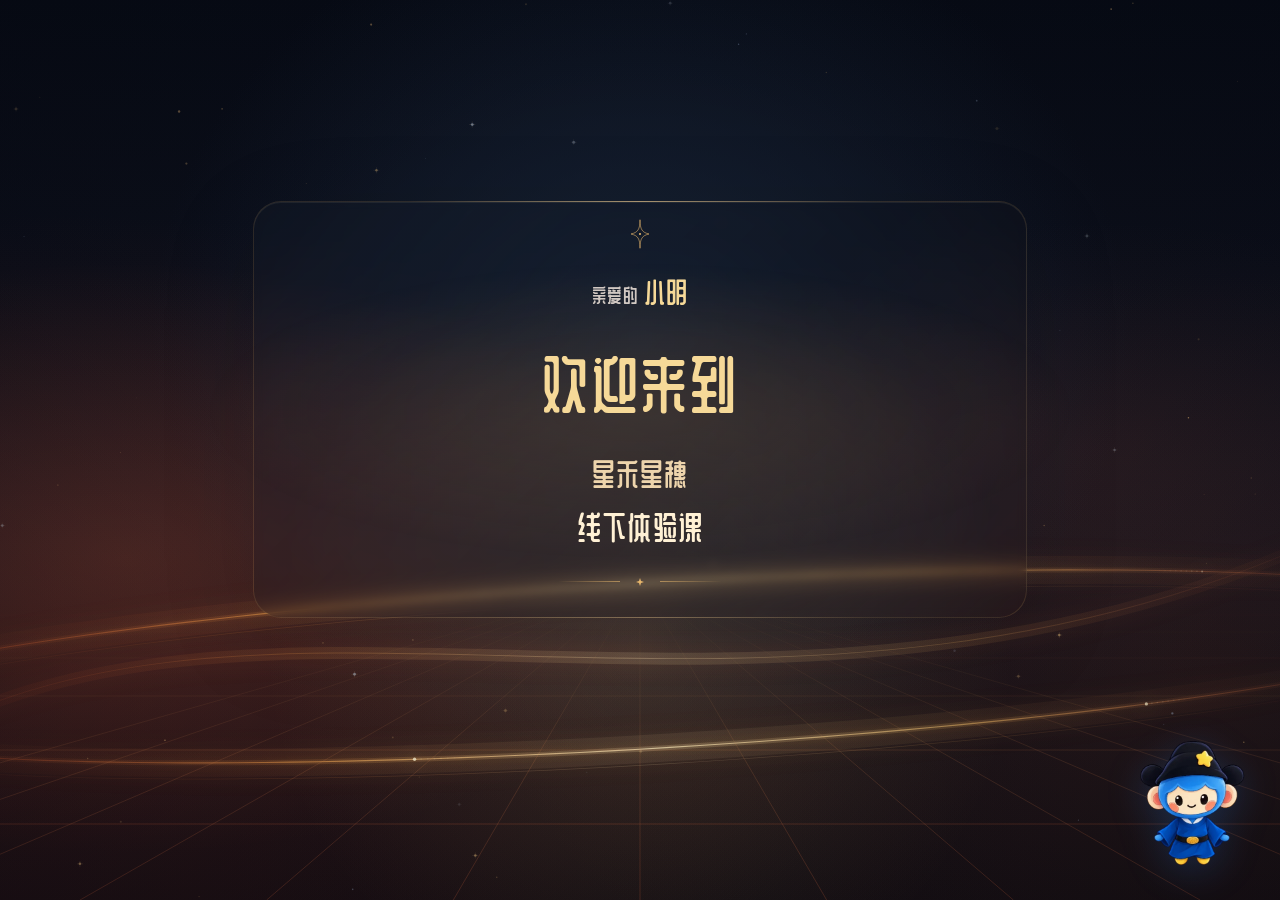
<file: previews/b-welcome.html>
<!doctype html>
<html lang="zh-CN">
  <head>
    <meta charset="utf-8" />
    <meta name="viewport" content="width=device-width, initial-scale=1, viewport-fit=cover" />
    <meta name="theme-color" content="#060d1c" />
    <meta name="description" content="欢迎来到星禾星穗线下体验课" />
    <title>B · 欢迎主角 · 星禾星穗欢迎页</title>
    <link rel="stylesheet" href="../assets/fonts/preview-fonts.css" />
    <style>
      :root {
        color-scheme: dark;
        --night: #070b15;
        --deep-blue: #15263c;
        --starlight: #fff0d3;
        --gold: #e8b76c;
        --ember: #e76c3f;
        --mist: #d1c8c2;
        --drift-x: 0px;
        --drift-y: 0px;
      }

      *, *::before, *::after { box-sizing: border-box; }
      html { min-height: 100%; background: var(--night); }
      body {
        margin: 0;
        min-width: 280px;
        color: var(--starlight);
        font-family: "PingFang SC", "Microsoft YaHei UI", "Microsoft YaHei", sans-serif;
        -webkit-font-smoothing: antialiased;
      }

      .welcome {
        position: relative;
        isolation: isolate;
        display: grid;
        place-items: center;
        min-height: 100vh;
        min-height: 100svh;
        overflow: hidden;
        padding: max(40px, env(safe-area-inset-top)) 24px max(48px, env(safe-area-inset-bottom));
        background:
          radial-gradient(ellipse at 50% 37%, rgb(26 40 61 / 78%), transparent 54%),
          radial-gradient(ellipse at 5% 74%, rgb(126 41 25 / 30%), transparent 48%),
          radial-gradient(ellipse at 94% 75%, rgb(125 56 29 / 22%), transparent 42%),
          linear-gradient(180deg, #070b15, #11131f 60%, #100d13);
      }

      .atmosphere {
        position: absolute;
        z-index: -2;
        inset: -40px;
        pointer-events: none;
        background:
          radial-gradient(ellipse at 50% 70%, rgb(232 183 108 / 17%), transparent 39%),
          radial-gradient(ellipse at 12% 61%, rgb(231 108 63 / 20%), transparent 35%),
          radial-gradient(ellipse at 83% 50%, rgb(134 70 58 / 13%), transparent 33%);
        transform: translate(var(--drift-x), var(--drift-y));
        transition: transform 1.8s cubic-bezier(.2, .7, .3, 1);
      }

      .stars {
        position: absolute;
        inset: 0;
        z-index: -1;
        width: 100%;
        height: 100%;
        pointer-events: none;
        opacity: 1;
      }

      .tech-ground {
        position: absolute;
        z-index: -1;
        inset: 0;
        width: 100%;
        height: 100%;
        pointer-events: none;
        opacity: 0;
        animation: scene-in 2.4s .25s ease-out forwards;
        mask-image: linear-gradient(transparent 64%, #000 85%);
      }

      .vignette {
        position: absolute;
        z-index: -1;
        inset: 0;
        pointer-events: none;
        background: radial-gradient(ellipse at 50% 44%, transparent 37%, rgb(3 5 13 / 32%) 100%);
      }

      .invitation {
        position: relative;
        isolation: isolate;
        width: 100%;
        max-width: 860px;
        text-align: center;
        padding: 36px 14px 42px;
        margin-bottom: 9svh;
      }

      .glass-halo {
        position: absolute;
        inset: 18px 5% 10px;
        z-index: -1;
        pointer-events: none;
        border-radius: 28px;
        border: 1px solid rgb(232 183 108 / 14%);
        background: linear-gradient(135deg, rgb(28 38 53 / 15%), rgb(12 16 25 / 28%) 55%, rgb(53 33 24 / 13%));
        box-shadow: inset 0 1px 0 rgb(255 235 193 / 7%), 0 24px 100px rgb(0 0 0 / 12%);
        backdrop-filter: blur(4px);
        -webkit-backdrop-filter: blur(4px);
        animation: glass-in 1.8s .35s both;
      }

      .glass-halo::before, .glass-halo::after {
        content: "";
        position: absolute;
        left: 20%;
        right: 20%;
        height: 1px;
        background: linear-gradient(90deg, transparent, rgb(255 219 157 / 58%), transparent);
      }

      .glass-halo::before { top: -1px; }
      .glass-halo::after { bottom: -1px; opacity: .5; }

      .title-aura {
        position: absolute;
        inset: 14% -6% 16%;
        z-index: -1;
        pointer-events: none;
        background: radial-gradient(ellipse at 50% 53%, rgb(231 151 74 / 14%), transparent 64%);
        animation: aura-breathe 3.5s ease-in-out infinite;
      }

      .opening-mark {
        display: block;
        width: 22px;
        height: 30px;
        margin: 0 auto 24px;
        color: var(--gold);
        opacity: 0;
        filter: drop-shadow(0 0 12px rgb(232 183 108 / 55%));
        animation: mark-in 1.6s .08s ease-out forwards;
      }

      h1 { margin: 0; font-weight: 400; }
      .recipient, .greeting, .brand, .course {
        font-family: "ZCOOL KuaiLe", "PingFang SC", "Microsoft YaHei", sans-serif;
        font-weight: 400;
      }
      .greeting, .brand, .course {
        display: block;
        line-height: 1.4;
        letter-spacing: .04em;
        overflow-wrap: anywhere;
      }

      .recipient {
        margin: 0 auto 30px;
        max-width: 100%;
        color: var(--mist);
        font-size: 19px;
        line-height: 1.5;
        letter-spacing: .035em;
        animation: text-in 1.25s .16s both;
      }

      .recipient > span { display: block; }

      .recipient-name {
        min-width: 0;
        max-width: 100%;
        margin-top: 8px;
        color: #f6d998;
        font-size: 62px;
        line-height: 1.3;
        letter-spacing: .04em;
        overflow-wrap: anywhere;
      }

      .greeting {
        margin-bottom: 14px;
        font-size: 24px;
        color: #fff1d5;
        animation: text-in 1.25s .5s both;
      }

      .brand {
        font-size: 30px;
        color: #edd4ac;
        animation: text-in 1.25s .72s both;
      }

      .course {
        margin-top: 10px;
        color: #fff1d5;
        font-size: 30px;
        animation: text-in 1.4s 1.05s both;
      }

      .closing-mark {
        display: flex;
        align-items: center;
        justify-content: center;
        gap: 16px;
        margin: 28px auto 0;
        color: var(--gold);
        animation: mark-in 1.6s 1.35s both;
      }

      .closing-mark::before, .closing-mark::after {
        content: "";
        width: clamp(35px, 5vw, 62px);
        height: 1px;
        background: linear-gradient(90deg, transparent, rgb(232 183 108 / 60%));
      }

      .closing-mark::after { transform: rotate(180deg); }
      .closing-mark svg { width: 8px; height: 8px; }

      .pet-companion {
        position: fixed;
        z-index: 10;
        right: max(24px, env(safe-area-inset-right));
        bottom: max(18px, env(safe-area-inset-bottom));
        width: clamp(100px, 10vw, 132px);
      }

      .pet-button {
        display: block;
        width: 100%;
        padding: 0;
        border: 0;
        border-radius: 22px;
        background: transparent;
        cursor: pointer;
        -webkit-tap-highlight-color: transparent;
        transition: transform 240ms cubic-bezier(.22, 1, .36, 1);
      }

      .pet-button img {
        display: block;
        width: 100%;
        height: auto;
        user-select: none;
        filter: drop-shadow(0 8px 18px rgb(39 121 212 / 24%));
      }

      .pet-button:active { transform: scale(.96); }
      .pet-button:focus-visible { outline: 2px solid var(--gold); outline-offset: 6px; }
      @media (hover: hover) { .pet-button:hover { transform: translateY(-4px); } }

      .pet-speech {
        position: absolute;
        right: 8px;
        bottom: calc(100% + 10px);
        width: max-content;
        max-width: calc(100vw - 48px);
        padding: 13px 18px;
        border: 1px solid rgb(179 211 243 / 85%);
        border-radius: 18px;
        background: #edf5ff;
        color: #253d5c;
        box-shadow: 0 8px 30px rgb(0 0 0 / 24%), 0 0 24px rgb(83 155 233 / 10%);
        font-size: 15px;
        line-height: 1.6;
        animation: speech-in 240ms cubic-bezier(.22, 1, .36, 1) both;
        transform-origin: calc(100% - 32px) 100%;
      }

      .pet-speech[hidden] { display: none; }
      .pet-speech::after {
        content: "";
        position: absolute;
        right: 29px;
        bottom: -6px;
        width: 11px;
        height: 11px;
        background: #edf5ff;
        border-right: 1px solid rgb(179 211 243 / 85%);
        border-bottom: 1px solid rgb(179 211 243 / 85%);
        transform: rotate(45deg);
      }

      @keyframes speech-in {
        from { opacity: 0; transform: translateY(7px) scale(.94); }
        to { opacity: 1; transform: none; }
      }

      @keyframes text-in {
        from { opacity: 0; transform: translateY(16px); }
        to { opacity: 1; transform: translateY(0); }
      }

      @keyframes glass-in {
        from { opacity: 0; transform: perspective(1200px) rotateX(5deg) translateY(12px); }
        to { opacity: 1; transform: none; }
      }

      @keyframes aura-breathe {
        0%, 100% { opacity: .55; transform: scale(.97); }
        50% { opacity: 1; transform: scale(1.03); }
      }

      @keyframes mark-in {
        from { opacity: 0; transform: scale(.86); }
        to { opacity: .8; transform: scale(1); }
      }

      @keyframes scene-in { from { opacity: 0; } to { opacity: .8; } }

      @media (max-width: 600px) {
        .glass-halo { inset: 10px -2px 0; border-radius: 22px; }
        .pet-companion {
          right: max(14px, env(safe-area-inset-right));
          bottom: max(12px, env(safe-area-inset-bottom));
          width: 108px;
        }
        .pet-speech { font-size: 14px; padding: 11px 15px; }
      }

      @media (max-height: 700px) and (max-width: 600px) {
        .welcome {
          padding-top: max(16px, env(safe-area-inset-top));
          padding-bottom: max(188px, calc(env(safe-area-inset-bottom) + 188px));
        }
        .invitation { padding: 16px 8px 18px; margin-bottom: 0; }
        .opening-mark { margin-bottom: 14px; }
        .recipient { margin-bottom: 20px; }
        .recipient-name { font-size: min(62px, 19vw); }
        .greeting { margin-bottom: 16px; }
        .closing-mark { margin-top: 16px; }
      }

      @media (max-height: 500px) and (min-width: 601px) {
        .welcome { padding-block: 28px; }
        .invitation { padding: 16px 24px 24px; margin-bottom: 0; }
        .opening-mark { width: 20px; height: 26px; margin-bottom: 12px; }
        .recipient { margin-bottom: 8px; font-size: 17px; }
        .recipient-name { font-size: 48px; }
        .greeting { margin-bottom: 10px; font-size: 22px; }
        .brand, .course { font-size: 26px; }
        .closing-mark { margin-top: 18px; }
      }

      @media (prefers-reduced-motion: reduce) {
        *, *::before, *::after { animation: none !important; transition: none !important; }
        .opening-mark, .closing-mark { opacity: .8; }
        .tech-ground { opacity: .8; }
      }
    </style>
    <style>
  :root { --type-scale: 1; --type-tracking: .04em; }
  .welcome { padding-inline: 24px; }
  .invitation { max-width: 860px; padding: 36px 14px 42px; margin-bottom: 9svh; }
  .opening-mark { width: 22px; height: 30px; margin-bottom: 24px; }
  .recipient { display: flex; flex-wrap: wrap; align-items: baseline; justify-content: center; gap: .12em .3em; margin-bottom: 24px; font-family: var(--preview-font, var(--scheme-font)); font-size: 19px; letter-spacing: .035em; }
  .recipient > span { display: inline; }
  .recipient-name {
    font-family: var(--preview-font, var(--scheme-font));
    font-size: calc(var(--name-size) * var(--type-scale));
    line-height: 1.3;
    color: #f6d998;
    letter-spacing: var(--type-tracking);
    margin-top: 0;
  }
  .greeting, .brand, .course {
    font-family: var(--preview-font, var(--scheme-font));
    font-weight: 400;
    line-height: 1.4;
    letter-spacing: var(--type-tracking);
    text-indent: 0;
    overflow-wrap: anywhere;
    white-space: normal;
  }
  .greeting { font-size: calc(var(--welcome-size) * var(--type-scale)); color: #fff1d5; margin-bottom: 18px; }
  .brand { font-size: calc(var(--brand-size) * var(--type-scale)); color: #edd4ac; }
  .course { font-size: calc(var(--course-size) * var(--type-scale)); color: #fff1d5; margin-top: 10px; }
  .brand-ink {
    font-family: inherit; color: inherit; background: none;
    -webkit-text-fill-color: currentColor; filter: none;
  }
  .recipient, .greeting, .brand, .brand-ink, .course, .opening-mark, .closing-mark, .glass-halo, .tech-ground {
    animation: none; opacity: 1; transform: none; filter: none;
  }
  .tech-ground { opacity: .8; }
  .closing-mark { margin-top: 28px; }
  @media (max-height: 700px) and (max-width: 600px) {
    .welcome { padding-top: 22px; padding-bottom: 188px; }
    .invitation { padding: 24px 8px 28px; margin-bottom: 0; }
    .opening-mark { margin-bottom: 16px; }
    .recipient { margin-bottom: 18px; }
    .greeting { margin-bottom: 14px; }
    .closing-mark { margin-top: 22px; }
  }

      :root { --scheme-font: "ZCOOL QingKe HuangYou", sans-serif; --name-size: 28px; --welcome-size: 62px; --brand-size: 30px; --course-size: 32px; }
      .recipient { margin-bottom: 30px; }
      .greeting { color: #f6d998; margin-bottom: 26px; }
      @media (max-width: 600px) { .greeting { font-size: min(calc(var(--welcome-size) * var(--type-scale)), calc((100vw - 88px) / 4.7)); } }
    
  @media (max-height: 700px) and (max-width: 600px) {
    .welcome { padding-top: 16px; }
    .invitation { padding-block: 16px 18px; }
    .opening-mark { margin-bottom: 14px; }
    .recipient { margin-bottom: 20px; }
    .recipient-name { font-size: min(calc(var(--name-size) * var(--type-scale)), 19vw); }
    .greeting { margin-bottom: 16px; }
    .closing-mark { margin-top: 16px; }
  }
</style>
  </head>
  <body>
    <main class="welcome" aria-label="星禾星穗线下体验课欢迎页">
      <div class="atmosphere" aria-hidden="true"></div>
      <canvas class="stars" aria-hidden="true"></canvas>
      <svg class="tech-ground" viewBox="0 0 1440 900" preserveAspectRatio="none" fill="none" aria-hidden="true">
        <defs>
          <linearGradient id="ground-light" x1="0" y1="0" x2="0" y2="1">
            <stop offset="0" stop-color="#e8b76c" stop-opacity=".08" />
            <stop offset="1" stop-color="#e76c3f" stop-opacity=".32" />
          </linearGradient>
        </defs>
        <g stroke="url(#ground-light)" stroke-width="1">
          <path d="M720 580 -540 900M720 580 -330 900M720 580 -120 900M720 580 90 900M720 580 300 900M720 580 510 900M720 580 720 900M720 580 930 900M720 580 1140 900M720 580 1350 900M720 580 1560 900M720 580 1770 900M720 580 1980 900" />
          <path d="M0 615H1440M0 632H1440M0 658H1440M0 696H1440M0 750H1440M0 824H1440" />
        </g>
      </svg>
      <div class="vignette" aria-hidden="true"></div>

      <div class="invitation">
        <div class="glass-halo" aria-hidden="true"></div>
        <div class="title-aura" aria-hidden="true"></div>
        <svg class="opening-mark" viewBox="0 0 28 40" fill="none" aria-hidden="true">
          <path d="M14 1C14 14 11 18 2 20C11 22 14 26 14 39C14 26 17 22 26 20C17 18 14 14 14 1Z" stroke="currentColor" stroke-width=".8" />
          <circle cx="14" cy="20" r="1.4" fill="currentColor" />
        </svg>
        <p class="recipient"><span>亲爱的</span><span class="recipient-name" id="attendee-name">小明</span></p>
        <h1 aria-label="欢迎来到星禾星穗线下体验课">
          <span class="greeting">欢迎来到</span>
          <span class="brand">星禾星穗</span>
          <span class="course">线下体验课</span>
        </h1>
        <div class="closing-mark" aria-hidden="true">
          <svg viewBox="0 0 8 8"><path d="M4 0 5 3 8 4 5 5 4 8 3 5 0 4 3 3Z" fill="currentColor" /></svg>
        </div>
      </div>
    </main>
    <aside class="pet-companion" aria-label="星小禾">
      <div class="pet-speech" id="pet-speech" role="status" aria-live="polite" hidden>星小禾欢迎你呀</div>
      <button class="pet-button" type="button" aria-label="和星小禾打招呼" aria-controls="pet-speech" aria-expanded="false">
        <img src="../assets/blue-star-spirit-animated.webp" width="384" height="488" alt="星小禾，戴着星星帽子的蓝色小精灵" draggable="false" />
      </button>
    </aside>
    <script>
  (() => {
    const params = new URLSearchParams(location.search);
    const name = params.get('name');
    if (name) document.querySelector('#attendee-name').textContent = name.slice(0, 16);
    const font = { playful: '"ZCOOL KuaiLe", sans-serif', butter: '"ZCOOL QingKe HuangYou", sans-serif' }[params.get('font')];
    if (font) document.documentElement.style.setProperty('--preview-font', font);
    const scale = Number(params.get('scale') || 100);
    const tracking = Number(params.get('tracking') || 4);
    if (Number.isFinite(scale)) document.documentElement.style.setProperty('--type-scale', String(Math.max(85, Math.min(115, scale)) / 100));
    if (Number.isFinite(tracking)) document.documentElement.style.setProperty('--type-tracking', Math.max(0, Math.min(12, tracking)) / 100 + 'em');
  })();
</script>
    <script>
      (() => {
        const button = document.querySelector('.pet-button');
        const speech = document.querySelector('.pet-speech');

        function setSpeechOpen(open) {
          speech.hidden = !open;
          button.setAttribute('aria-expanded', String(open));
        }

        button.addEventListener('click', () => setSpeechOpen(speech.hidden));
        document.addEventListener('keydown', (event) => {
          if (event.key === 'Escape') setSpeechOpen(false);
        });
      })();

      (() => {
        const scene = document.querySelector('.welcome');
        const canvas = document.querySelector('.stars');
        const context = canvas.getContext('2d');
        if (!context) return;

        const motionPreference = window.matchMedia('(prefers-reduced-motion: reduce)');
        let width = 0;
        let height = 0;
        let stars = [];
        let frameId = 0;
        let lastFrame = 0;
        let elapsed = 0;

        function resize() {
          const bounds = scene.getBoundingClientRect();
          width = bounds.width;
          height = bounds.height;
          const ratio = 1;
          canvas.width = Math.round(width * ratio);
          canvas.height = Math.round(height * ratio);
          context.setTransform(ratio, 0, 0, ratio, 0, 0);
          const count = Math.min(118, Math.max(48, Math.round(width * height / 12000)));
          stars = Array.from({ length: count }, () => ({
            x: Math.random() * width,
            y: Math.random() * height,
            radius: Math.random() * 1.2 + .35,
            brightness: Math.random() * .45 + .16,
            phase: Math.random() * Math.PI * 2,
            depth: Math.random() * .8 + .3,
            warm: Math.random() > .35,
          }));
          draw();
        }

        function orbitPoint(angle, offset = 0) {
          const slowLift = motionPreference.matches ? 0 : Math.sin(elapsed * .00022) * height * .003;
          return {
            x: width * (.5 + Math.cos(angle) * .67),
            y: height * (.74 + Math.sin(angle) * .092 - Math.cos(angle) * .055 + offset) + slowLift,
          };
        }

        function traceOrbit(offset) {
          context.beginPath();
          for (let pointIndex = 0; pointIndex <= 180; pointIndex++) {
            const point = orbitPoint(pointIndex / 180 * Math.PI * 2, offset);
            if (pointIndex === 0) context.moveTo(point.x, point.y);
            else context.lineTo(point.x, point.y);
          }
        }

        function drawEnergy() {
          const goldLight = context.createLinearGradient(0, height * .8, width, height * .65);
          goldLight.addColorStop(0, 'rgba(231,91,43,.36)');
          goldLight.addColorStop(.24, 'rgba(243,148,65,.85)');
          goldLight.addColorStop(.5, 'rgba(255,229,172,1)');
          goldLight.addColorStop(.75, 'rgba(232,168,87,.8)');
          goldLight.addColorStop(1, 'rgba(231,108,63,.25)');
          context.save();
          context.globalCompositeOperation = 'screen';
          traceOrbit(0);
          context.strokeStyle = goldLight;
          context.shadowColor = 'rgba(232,149,59,.7)';
          context.shadowBlur = 24;
          context.globalAlpha = .08;
          context.lineWidth = 28;
          context.stroke();
          context.globalAlpha = .2;
          context.lineWidth = 5;
          context.stroke();
          context.globalAlpha = .75;
          context.shadowBlur = 7;
          context.lineWidth = 1.1;
          context.stroke();

          traceOrbit(.018);
          context.globalAlpha = .18;
          context.lineWidth = .7;
          context.shadowBlur = 0;
          context.stroke();

          // 光点沿同一条星环移动，轨迹与背景形成一致的空间关系。
          const time = motionPreference.matches ? 0 : elapsed * .000065;
          for (let index = 0; index < 7; index++) {
            const angle = time + index * Math.PI * 2 / 7;
            const point = orbitPoint(angle);
            const foreground = (Math.sin(angle) + 1) / 2;
            context.globalAlpha = .3 + foreground * .55;
            context.shadowBlur = 15;
            context.shadowColor = '#e8b76c';
            context.fillStyle = '#ffedc3';
            context.beginPath();
            context.arc(point.x, point.y, .9 + foreground * .8, 0, Math.PI * 2);
            context.fill();
            context.shadowBlur = 0;
            for (let trail = 1; trail <= 8; trail++) {
              const tailPoint = orbitPoint(angle - trail * .008);
              context.globalAlpha = (1 - trail / 9) * .18;
              context.beginPath();
              context.arc(tailPoint.x, tailPoint.y, .8, 0, Math.PI * 2);
              context.fill();
            }
          }

          // 柔和的橙红流光穿过下方，控制点缓慢变化，避免机械旋转感。
          const flow = motionPreference.matches ? 0 : Math.sin(elapsed * .00016) * height * .018;
          context.beginPath();
          context.moveTo(-width * .1, height * .85);
          context.bezierCurveTo(width * .2, height * .56 + flow, width * .63, height * .92 - flow, width * 1.1, height * .55);
          context.strokeStyle = goldLight;
          context.globalAlpha = .14;
          context.lineWidth = 12;
          context.shadowBlur = 22;
          context.shadowColor = '#e76c3f';
          context.stroke();
          context.globalAlpha = .28;
          context.lineWidth = .9;
          context.shadowBlur = 0;
          context.stroke();
          context.restore();
        }

        function draw() {
          context.clearRect(0, 0, width, height);
          for (const star of stars) {
            // 留出标题区：装饰始终退到文字之后。
            const starY = motionPreference.matches ? star.y : (star.y - elapsed * .002 * star.depth % height + height) % height;
            const nearTitle = Math.abs(star.x - width / 2) < width * .3 && starY > height * .22 && starY < height * .62;
            const twinkle = motionPreference.matches ? 1 : .8 + Math.sin(elapsed * .0005 + star.phase) * .2;
            const opacity = star.brightness * twinkle * (nearTitle ? .25 : 1);
            context.beginPath();
            context.arc(star.x, starY, star.radius, 0, Math.PI * 2);
            context.fillStyle = star.warm ? `rgba(246,195,122,${opacity})` : `rgba(174,195,225,${opacity})`;
            context.fill();
            if (star.radius > 1.25 && !nearTitle) {
              context.strokeStyle = `rgba(255,220,163,${opacity * .4})`;
              context.lineWidth = .6;
              context.beginPath();
              context.moveTo(star.x - 3, starY);
              context.lineTo(star.x + 3, starY);
              context.moveTo(star.x, starY - 3);
              context.lineTo(star.x, starY + 3);
              context.stroke();
            }
          }
          drawEnergy();
        }

        function animate(timestamp) {
          if (document.hidden || motionPreference.matches) { frameId = 0; return; }
          if (!lastFrame) lastFrame = timestamp;
          const delta = timestamp - lastFrame;
          if (delta >= 1000 / 15) {
            elapsed += Math.min(delta, 80);
            lastFrame = timestamp;
            draw();
          }
          frameId = requestAnimationFrame(animate);
        }

        function syncMotion() {
          cancelAnimationFrame(frameId);
          frameId = 0;
          lastFrame = 0;
          if (!document.hidden && !motionPreference.matches) frameId = requestAnimationFrame(animate);
          else draw();
          if (motionPreference.matches) {
            scene.style.setProperty('--drift-x', '0px');
            scene.style.setProperty('--drift-y', '0px');
          }
        }

        scene.addEventListener('pointermove', (event) => {
          if (event.pointerType !== 'mouse' || motionPreference.matches) return;
          const bounds = scene.getBoundingClientRect();
          scene.style.setProperty('--drift-x', `${((event.clientX - bounds.left) / width - .5) * 14}px`);
          scene.style.setProperty('--drift-y', `${((event.clientY - bounds.top) / height - .5) * 10}px`);
        }, { passive: true });
        scene.addEventListener('pointerleave', () => {
          scene.style.setProperty('--drift-x', '0px');
          scene.style.setProperty('--drift-y', '0px');
        });
        window.addEventListener('resize', resize, { passive: true });
        document.addEventListener('visibilitychange', syncMotion);
        motionPreference.addEventListener('change', syncMotion);
        resize();
        syncMotion();
      })();
    </script>
  </body>
</html>
</file>
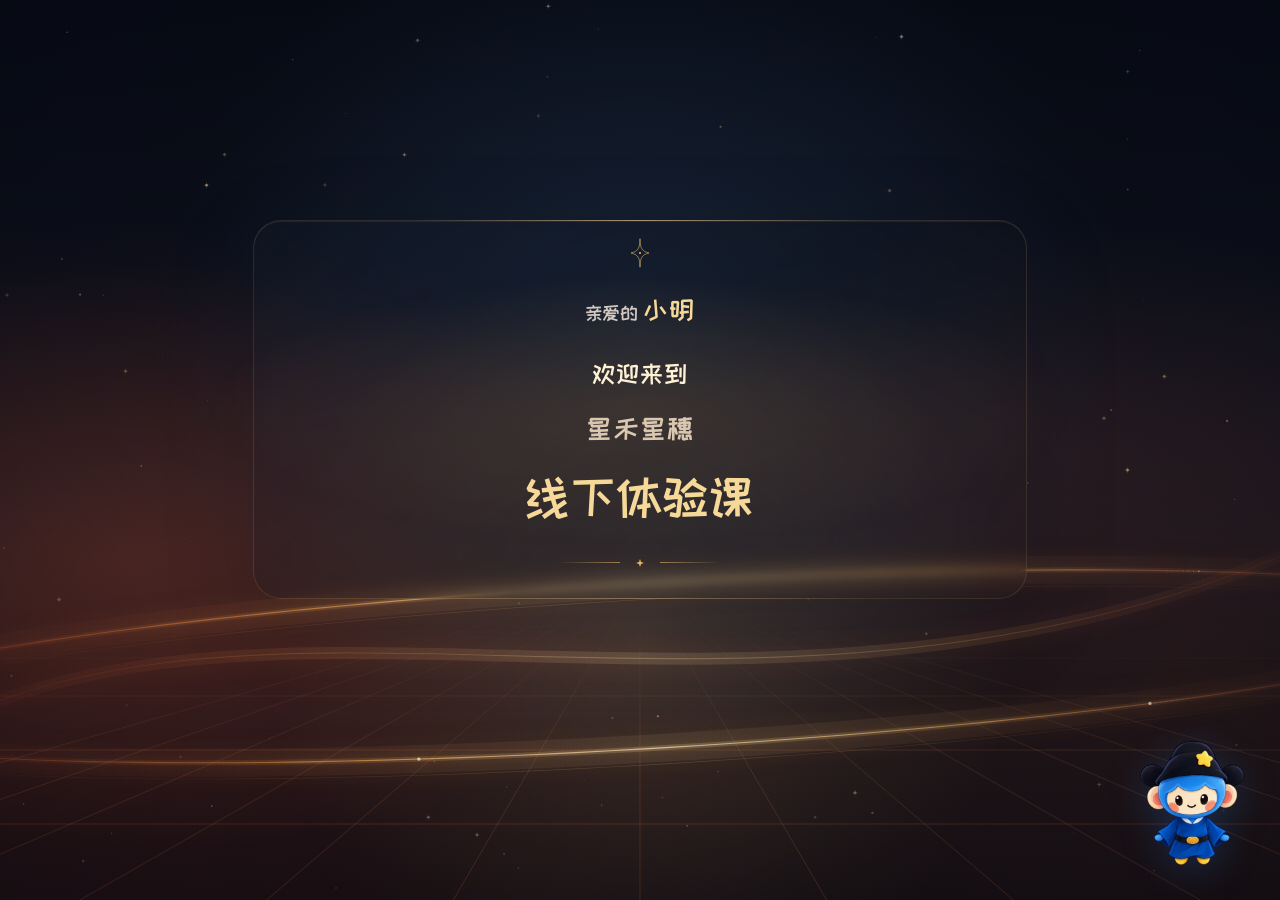
<file: previews/c-course.html>
<!doctype html>
<html lang="zh-CN">
  <head>
    <meta charset="utf-8" />
    <meta name="viewport" content="width=device-width, initial-scale=1, viewport-fit=cover" />
    <meta name="theme-color" content="#060d1c" />
    <meta name="description" content="欢迎来到星禾星穗线下体验课" />
    <title>C · 课程主角 · 星禾星穗欢迎页</title>
    <link rel="stylesheet" href="../assets/fonts/preview-fonts.css" />
    <style>
      :root {
        color-scheme: dark;
        --night: #070b15;
        --deep-blue: #15263c;
        --starlight: #fff0d3;
        --gold: #e8b76c;
        --ember: #e76c3f;
        --mist: #d1c8c2;
        --drift-x: 0px;
        --drift-y: 0px;
      }

      *, *::before, *::after { box-sizing: border-box; }
      html { min-height: 100%; background: var(--night); }
      body {
        margin: 0;
        min-width: 280px;
        color: var(--starlight);
        font-family: "PingFang SC", "Microsoft YaHei UI", "Microsoft YaHei", sans-serif;
        -webkit-font-smoothing: antialiased;
      }

      .welcome {
        position: relative;
        isolation: isolate;
        display: grid;
        place-items: center;
        min-height: 100vh;
        min-height: 100svh;
        overflow: hidden;
        padding: max(40px, env(safe-area-inset-top)) 24px max(48px, env(safe-area-inset-bottom));
        background:
          radial-gradient(ellipse at 50% 37%, rgb(26 40 61 / 78%), transparent 54%),
          radial-gradient(ellipse at 5% 74%, rgb(126 41 25 / 30%), transparent 48%),
          radial-gradient(ellipse at 94% 75%, rgb(125 56 29 / 22%), transparent 42%),
          linear-gradient(180deg, #070b15, #11131f 60%, #100d13);
      }

      .atmosphere {
        position: absolute;
        z-index: -2;
        inset: -40px;
        pointer-events: none;
        background:
          radial-gradient(ellipse at 50% 70%, rgb(232 183 108 / 17%), transparent 39%),
          radial-gradient(ellipse at 12% 61%, rgb(231 108 63 / 20%), transparent 35%),
          radial-gradient(ellipse at 83% 50%, rgb(134 70 58 / 13%), transparent 33%);
        transform: translate(var(--drift-x), var(--drift-y));
        transition: transform 1.8s cubic-bezier(.2, .7, .3, 1);
      }

      .stars {
        position: absolute;
        inset: 0;
        z-index: -1;
        width: 100%;
        height: 100%;
        pointer-events: none;
        opacity: 1;
      }

      .tech-ground {
        position: absolute;
        z-index: -1;
        inset: 0;
        width: 100%;
        height: 100%;
        pointer-events: none;
        opacity: 0;
        animation: scene-in 2.4s .25s ease-out forwards;
        mask-image: linear-gradient(transparent 64%, #000 85%);
      }

      .vignette {
        position: absolute;
        z-index: -1;
        inset: 0;
        pointer-events: none;
        background: radial-gradient(ellipse at 50% 44%, transparent 37%, rgb(3 5 13 / 32%) 100%);
      }

      .invitation {
        position: relative;
        isolation: isolate;
        width: 100%;
        max-width: 860px;
        text-align: center;
        padding: 36px 14px 42px;
        margin-bottom: 9svh;
      }

      .glass-halo {
        position: absolute;
        inset: 18px 5% 10px;
        z-index: -1;
        pointer-events: none;
        border-radius: 28px;
        border: 1px solid rgb(232 183 108 / 14%);
        background: linear-gradient(135deg, rgb(28 38 53 / 15%), rgb(12 16 25 / 28%) 55%, rgb(53 33 24 / 13%));
        box-shadow: inset 0 1px 0 rgb(255 235 193 / 7%), 0 24px 100px rgb(0 0 0 / 12%);
        backdrop-filter: blur(4px);
        -webkit-backdrop-filter: blur(4px);
        animation: glass-in 1.8s .35s both;
      }

      .glass-halo::before, .glass-halo::after {
        content: "";
        position: absolute;
        left: 20%;
        right: 20%;
        height: 1px;
        background: linear-gradient(90deg, transparent, rgb(255 219 157 / 58%), transparent);
      }

      .glass-halo::before { top: -1px; }
      .glass-halo::after { bottom: -1px; opacity: .5; }

      .title-aura {
        position: absolute;
        inset: 14% -6% 16%;
        z-index: -1;
        pointer-events: none;
        background: radial-gradient(ellipse at 50% 53%, rgb(231 151 74 / 14%), transparent 64%);
        animation: aura-breathe 3.5s ease-in-out infinite;
      }

      .opening-mark {
        display: block;
        width: 22px;
        height: 30px;
        margin: 0 auto 24px;
        color: var(--gold);
        opacity: 0;
        filter: drop-shadow(0 0 12px rgb(232 183 108 / 55%));
        animation: mark-in 1.6s .08s ease-out forwards;
      }

      h1 { margin: 0; font-weight: 400; }
      .recipient, .greeting, .brand, .course {
        font-family: "ZCOOL KuaiLe", "PingFang SC", "Microsoft YaHei", sans-serif;
        font-weight: 400;
      }
      .greeting, .brand, .course {
        display: block;
        line-height: 1.4;
        letter-spacing: .04em;
        overflow-wrap: anywhere;
      }

      .recipient {
        margin: 0 auto 30px;
        max-width: 100%;
        color: var(--mist);
        font-size: 19px;
        line-height: 1.5;
        letter-spacing: .035em;
        animation: text-in 1.25s .16s both;
      }

      .recipient > span { display: block; }

      .recipient-name {
        min-width: 0;
        max-width: 100%;
        margin-top: 8px;
        color: #f6d998;
        font-size: 62px;
        line-height: 1.3;
        letter-spacing: .04em;
        overflow-wrap: anywhere;
      }

      .greeting {
        margin-bottom: 14px;
        font-size: 24px;
        color: #fff1d5;
        animation: text-in 1.25s .5s both;
      }

      .brand {
        font-size: 30px;
        color: #edd4ac;
        animation: text-in 1.25s .72s both;
      }

      .course {
        margin-top: 10px;
        color: #fff1d5;
        font-size: 30px;
        animation: text-in 1.4s 1.05s both;
      }

      .closing-mark {
        display: flex;
        align-items: center;
        justify-content: center;
        gap: 16px;
        margin: 28px auto 0;
        color: var(--gold);
        animation: mark-in 1.6s 1.35s both;
      }

      .closing-mark::before, .closing-mark::after {
        content: "";
        width: clamp(35px, 5vw, 62px);
        height: 1px;
        background: linear-gradient(90deg, transparent, rgb(232 183 108 / 60%));
      }

      .closing-mark::after { transform: rotate(180deg); }
      .closing-mark svg { width: 8px; height: 8px; }

      .pet-companion {
        position: fixed;
        z-index: 10;
        right: max(24px, env(safe-area-inset-right));
        bottom: max(18px, env(safe-area-inset-bottom));
        width: clamp(100px, 10vw, 132px);
      }

      .pet-button {
        display: block;
        width: 100%;
        padding: 0;
        border: 0;
        border-radius: 22px;
        background: transparent;
        cursor: pointer;
        -webkit-tap-highlight-color: transparent;
        transition: transform 240ms cubic-bezier(.22, 1, .36, 1);
      }

      .pet-button img {
        display: block;
        width: 100%;
        height: auto;
        user-select: none;
        filter: drop-shadow(0 8px 18px rgb(39 121 212 / 24%));
      }

      .pet-button:active { transform: scale(.96); }
      .pet-button:focus-visible { outline: 2px solid var(--gold); outline-offset: 6px; }
      @media (hover: hover) { .pet-button:hover { transform: translateY(-4px); } }

      .pet-speech {
        position: absolute;
        right: 8px;
        bottom: calc(100% + 10px);
        width: max-content;
        max-width: calc(100vw - 48px);
        padding: 13px 18px;
        border: 1px solid rgb(179 211 243 / 85%);
        border-radius: 18px;
        background: #edf5ff;
        color: #253d5c;
        box-shadow: 0 8px 30px rgb(0 0 0 / 24%), 0 0 24px rgb(83 155 233 / 10%);
        font-size: 15px;
        line-height: 1.6;
        animation: speech-in 240ms cubic-bezier(.22, 1, .36, 1) both;
        transform-origin: calc(100% - 32px) 100%;
      }

      .pet-speech[hidden] { display: none; }
      .pet-speech::after {
        content: "";
        position: absolute;
        right: 29px;
        bottom: -6px;
        width: 11px;
        height: 11px;
        background: #edf5ff;
        border-right: 1px solid rgb(179 211 243 / 85%);
        border-bottom: 1px solid rgb(179 211 243 / 85%);
        transform: rotate(45deg);
      }

      @keyframes speech-in {
        from { opacity: 0; transform: translateY(7px) scale(.94); }
        to { opacity: 1; transform: none; }
      }

      @keyframes text-in {
        from { opacity: 0; transform: translateY(16px); }
        to { opacity: 1; transform: translateY(0); }
      }

      @keyframes glass-in {
        from { opacity: 0; transform: perspective(1200px) rotateX(5deg) translateY(12px); }
        to { opacity: 1; transform: none; }
      }

      @keyframes aura-breathe {
        0%, 100% { opacity: .55; transform: scale(.97); }
        50% { opacity: 1; transform: scale(1.03); }
      }

      @keyframes mark-in {
        from { opacity: 0; transform: scale(.86); }
        to { opacity: .8; transform: scale(1); }
      }

      @keyframes scene-in { from { opacity: 0; } to { opacity: .8; } }

      @media (max-width: 600px) {
        .glass-halo { inset: 10px -2px 0; border-radius: 22px; }
        .pet-companion {
          right: max(14px, env(safe-area-inset-right));
          bottom: max(12px, env(safe-area-inset-bottom));
          width: 108px;
        }
        .pet-speech { font-size: 14px; padding: 11px 15px; }
      }

      @media (max-height: 700px) and (max-width: 600px) {
        .welcome {
          padding-top: max(16px, env(safe-area-inset-top));
          padding-bottom: max(188px, calc(env(safe-area-inset-bottom) + 188px));
        }
        .invitation { padding: 16px 8px 18px; margin-bottom: 0; }
        .opening-mark { margin-bottom: 14px; }
        .recipient { margin-bottom: 20px; }
        .recipient-name { font-size: min(62px, 19vw); }
        .greeting { margin-bottom: 16px; }
        .closing-mark { margin-top: 16px; }
      }

      @media (max-height: 500px) and (min-width: 601px) {
        .welcome { padding-block: 28px; }
        .invitation { padding: 16px 24px 24px; margin-bottom: 0; }
        .opening-mark { width: 20px; height: 26px; margin-bottom: 12px; }
        .recipient { margin-bottom: 8px; font-size: 17px; }
        .recipient-name { font-size: 48px; }
        .greeting { margin-bottom: 10px; font-size: 22px; }
        .brand, .course { font-size: 26px; }
        .closing-mark { margin-top: 18px; }
      }

      @media (prefers-reduced-motion: reduce) {
        *, *::before, *::after { animation: none !important; transition: none !important; }
        .opening-mark, .closing-mark { opacity: .8; }
        .tech-ground { opacity: .8; }
      }
    </style>
    <style>
  :root { --type-scale: 1; --type-tracking: .04em; }
  .welcome { padding-inline: 24px; }
  .invitation { max-width: 860px; padding: 36px 14px 42px; margin-bottom: 9svh; }
  .opening-mark { width: 22px; height: 30px; margin-bottom: 24px; }
  .recipient { display: flex; flex-wrap: wrap; align-items: baseline; justify-content: center; gap: .12em .3em; margin-bottom: 24px; font-family: var(--preview-font, var(--scheme-font)); font-size: 19px; letter-spacing: .035em; }
  .recipient > span { display: inline; }
  .recipient-name {
    font-family: var(--preview-font, var(--scheme-font));
    font-size: calc(var(--name-size) * var(--type-scale));
    line-height: 1.3;
    color: #f6d998;
    letter-spacing: var(--type-tracking);
    margin-top: 0;
  }
  .greeting, .brand, .course {
    font-family: var(--preview-font, var(--scheme-font));
    font-weight: 400;
    line-height: 1.4;
    letter-spacing: var(--type-tracking);
    text-indent: 0;
    overflow-wrap: anywhere;
    white-space: normal;
  }
  .greeting { font-size: calc(var(--welcome-size) * var(--type-scale)); color: #fff1d5; margin-bottom: 18px; }
  .brand { font-size: calc(var(--brand-size) * var(--type-scale)); color: #edd4ac; }
  .course { font-size: calc(var(--course-size) * var(--type-scale)); color: #fff1d5; margin-top: 10px; }
  .brand-ink {
    font-family: inherit; color: inherit; background: none;
    -webkit-text-fill-color: currentColor; filter: none;
  }
  .recipient, .greeting, .brand, .brand-ink, .course, .opening-mark, .closing-mark, .glass-halo, .tech-ground {
    animation: none; opacity: 1; transform: none; filter: none;
  }
  .tech-ground { opacity: .8; }
  .closing-mark { margin-top: 28px; }
  @media (max-height: 700px) and (max-width: 600px) {
    .welcome { padding-top: 22px; padding-bottom: 188px; }
    .invitation { padding: 24px 8px 28px; margin-bottom: 0; }
    .opening-mark { margin-bottom: 16px; }
    .recipient { margin-bottom: 18px; }
    .greeting { margin-bottom: 14px; }
    .closing-mark { margin-top: 22px; }
  }

      :root { --scheme-font: "ZCOOL KuaiLe", sans-serif; --name-size: 27px; --welcome-size: 25px; --brand-size: 28px; --course-size: 48px; }
      .recipient { margin-bottom: 28px; }
      .brand { color: #dac7b0; }
      .course { color: #f6d998; margin-top: 16px; }
      @media (max-width: 600px) { .course { font-size: min(calc(var(--course-size) * var(--type-scale)), calc((100vw - 88px) / 5.7)); } }
    
  @media (max-height: 700px) and (max-width: 600px) {
    .welcome { padding-top: 16px; }
    .invitation { padding-block: 16px 18px; }
    .opening-mark { margin-bottom: 14px; }
    .recipient { margin-bottom: 20px; }
    .recipient-name { font-size: min(calc(var(--name-size) * var(--type-scale)), 19vw); }
    .greeting { margin-bottom: 16px; }
    .closing-mark { margin-top: 16px; }
  }
</style>
  </head>
  <body>
    <main class="welcome" aria-label="星禾星穗线下体验课欢迎页">
      <div class="atmosphere" aria-hidden="true"></div>
      <canvas class="stars" aria-hidden="true"></canvas>
      <svg class="tech-ground" viewBox="0 0 1440 900" preserveAspectRatio="none" fill="none" aria-hidden="true">
        <defs>
          <linearGradient id="ground-light" x1="0" y1="0" x2="0" y2="1">
            <stop offset="0" stop-color="#e8b76c" stop-opacity=".08" />
            <stop offset="1" stop-color="#e76c3f" stop-opacity=".32" />
          </linearGradient>
        </defs>
        <g stroke="url(#ground-light)" stroke-width="1">
          <path d="M720 580 -540 900M720 580 -330 900M720 580 -120 900M720 580 90 900M720 580 300 900M720 580 510 900M720 580 720 900M720 580 930 900M720 580 1140 900M720 580 1350 900M720 580 1560 900M720 580 1770 900M720 580 1980 900" />
          <path d="M0 615H1440M0 632H1440M0 658H1440M0 696H1440M0 750H1440M0 824H1440" />
        </g>
      </svg>
      <div class="vignette" aria-hidden="true"></div>

      <div class="invitation">
        <div class="glass-halo" aria-hidden="true"></div>
        <div class="title-aura" aria-hidden="true"></div>
        <svg class="opening-mark" viewBox="0 0 28 40" fill="none" aria-hidden="true">
          <path d="M14 1C14 14 11 18 2 20C11 22 14 26 14 39C14 26 17 22 26 20C17 18 14 14 14 1Z" stroke="currentColor" stroke-width=".8" />
          <circle cx="14" cy="20" r="1.4" fill="currentColor" />
        </svg>
        <p class="recipient"><span>亲爱的</span><span class="recipient-name" id="attendee-name">小明</span></p>
        <h1 aria-label="欢迎来到星禾星穗线下体验课">
          <span class="greeting">欢迎来到</span>
          <span class="brand">星禾星穗</span>
          <span class="course">线下体验课</span>
        </h1>
        <div class="closing-mark" aria-hidden="true">
          <svg viewBox="0 0 8 8"><path d="M4 0 5 3 8 4 5 5 4 8 3 5 0 4 3 3Z" fill="currentColor" /></svg>
        </div>
      </div>
    </main>
    <aside class="pet-companion" aria-label="星小禾">
      <div class="pet-speech" id="pet-speech" role="status" aria-live="polite" hidden>星小禾欢迎你呀</div>
      <button class="pet-button" type="button" aria-label="和星小禾打招呼" aria-controls="pet-speech" aria-expanded="false">
        <img src="../assets/blue-star-spirit-animated.webp" width="384" height="488" alt="星小禾，戴着星星帽子的蓝色小精灵" draggable="false" />
      </button>
    </aside>
    <script>
  (() => {
    const params = new URLSearchParams(location.search);
    const name = params.get('name');
    if (name) document.querySelector('#attendee-name').textContent = name.slice(0, 16);
    const font = { playful: '"ZCOOL KuaiLe", sans-serif', butter: '"ZCOOL QingKe HuangYou", sans-serif' }[params.get('font')];
    if (font) document.documentElement.style.setProperty('--preview-font', font);
    const scale = Number(params.get('scale') || 100);
    const tracking = Number(params.get('tracking') || 4);
    if (Number.isFinite(scale)) document.documentElement.style.setProperty('--type-scale', String(Math.max(85, Math.min(115, scale)) / 100));
    if (Number.isFinite(tracking)) document.documentElement.style.setProperty('--type-tracking', Math.max(0, Math.min(12, tracking)) / 100 + 'em');
  })();
</script>
    <script>
      (() => {
        const button = document.querySelector('.pet-button');
        const speech = document.querySelector('.pet-speech');

        function setSpeechOpen(open) {
          speech.hidden = !open;
          button.setAttribute('aria-expanded', String(open));
        }

        button.addEventListener('click', () => setSpeechOpen(speech.hidden));
        document.addEventListener('keydown', (event) => {
          if (event.key === 'Escape') setSpeechOpen(false);
        });
      })();

      (() => {
        const scene = document.querySelector('.welcome');
        const canvas = document.querySelector('.stars');
        const context = canvas.getContext('2d');
        if (!context) return;

        const motionPreference = window.matchMedia('(prefers-reduced-motion: reduce)');
        let width = 0;
        let height = 0;
        let stars = [];
        let frameId = 0;
        let lastFrame = 0;
        let elapsed = 0;

        function resize() {
          const bounds = scene.getBoundingClientRect();
          width = bounds.width;
          height = bounds.height;
          const ratio = 1;
          canvas.width = Math.round(width * ratio);
          canvas.height = Math.round(height * ratio);
          context.setTransform(ratio, 0, 0, ratio, 0, 0);
          const count = Math.min(118, Math.max(48, Math.round(width * height / 12000)));
          stars = Array.from({ length: count }, () => ({
            x: Math.random() * width,
            y: Math.random() * height,
            radius: Math.random() * 1.2 + .35,
            brightness: Math.random() * .45 + .16,
            phase: Math.random() * Math.PI * 2,
            depth: Math.random() * .8 + .3,
            warm: Math.random() > .35,
          }));
          draw();
        }

        function orbitPoint(angle, offset = 0) {
          const slowLift = motionPreference.matches ? 0 : Math.sin(elapsed * .00022) * height * .003;
          return {
            x: width * (.5 + Math.cos(angle) * .67),
            y: height * (.74 + Math.sin(angle) * .092 - Math.cos(angle) * .055 + offset) + slowLift,
          };
        }

        function traceOrbit(offset) {
          context.beginPath();
          for (let pointIndex = 0; pointIndex <= 180; pointIndex++) {
            const point = orbitPoint(pointIndex / 180 * Math.PI * 2, offset);
            if (pointIndex === 0) context.moveTo(point.x, point.y);
            else context.lineTo(point.x, point.y);
          }
        }

        function drawEnergy() {
          const goldLight = context.createLinearGradient(0, height * .8, width, height * .65);
          goldLight.addColorStop(0, 'rgba(231,91,43,.36)');
          goldLight.addColorStop(.24, 'rgba(243,148,65,.85)');
          goldLight.addColorStop(.5, 'rgba(255,229,172,1)');
          goldLight.addColorStop(.75, 'rgba(232,168,87,.8)');
          goldLight.addColorStop(1, 'rgba(231,108,63,.25)');
          context.save();
          context.globalCompositeOperation = 'screen';
          traceOrbit(0);
          context.strokeStyle = goldLight;
          context.shadowColor = 'rgba(232,149,59,.7)';
          context.shadowBlur = 24;
          context.globalAlpha = .08;
          context.lineWidth = 28;
          context.stroke();
          context.globalAlpha = .2;
          context.lineWidth = 5;
          context.stroke();
          context.globalAlpha = .75;
          context.shadowBlur = 7;
          context.lineWidth = 1.1;
          context.stroke();

          traceOrbit(.018);
          context.globalAlpha = .18;
          context.lineWidth = .7;
          context.shadowBlur = 0;
          context.stroke();

          // 光点沿同一条星环移动，轨迹与背景形成一致的空间关系。
          const time = motionPreference.matches ? 0 : elapsed * .000065;
          for (let index = 0; index < 7; index++) {
            const angle = time + index * Math.PI * 2 / 7;
            const point = orbitPoint(angle);
            const foreground = (Math.sin(angle) + 1) / 2;
            context.globalAlpha = .3 + foreground * .55;
            context.shadowBlur = 15;
            context.shadowColor = '#e8b76c';
            context.fillStyle = '#ffedc3';
            context.beginPath();
            context.arc(point.x, point.y, .9 + foreground * .8, 0, Math.PI * 2);
            context.fill();
            context.shadowBlur = 0;
            for (let trail = 1; trail <= 8; trail++) {
              const tailPoint = orbitPoint(angle - trail * .008);
              context.globalAlpha = (1 - trail / 9) * .18;
              context.beginPath();
              context.arc(tailPoint.x, tailPoint.y, .8, 0, Math.PI * 2);
              context.fill();
            }
          }

          // 柔和的橙红流光穿过下方，控制点缓慢变化，避免机械旋转感。
          const flow = motionPreference.matches ? 0 : Math.sin(elapsed * .00016) * height * .018;
          context.beginPath();
          context.moveTo(-width * .1, height * .85);
          context.bezierCurveTo(width * .2, height * .56 + flow, width * .63, height * .92 - flow, width * 1.1, height * .55);
          context.strokeStyle = goldLight;
          context.globalAlpha = .14;
          context.lineWidth = 12;
          context.shadowBlur = 22;
          context.shadowColor = '#e76c3f';
          context.stroke();
          context.globalAlpha = .28;
          context.lineWidth = .9;
          context.shadowBlur = 0;
          context.stroke();
          context.restore();
        }

        function draw() {
          context.clearRect(0, 0, width, height);
          for (const star of stars) {
            // 留出标题区：装饰始终退到文字之后。
            const starY = motionPreference.matches ? star.y : (star.y - elapsed * .002 * star.depth % height + height) % height;
            const nearTitle = Math.abs(star.x - width / 2) < width * .3 && starY > height * .22 && starY < height * .62;
            const twinkle = motionPreference.matches ? 1 : .8 + Math.sin(elapsed * .0005 + star.phase) * .2;
            const opacity = star.brightness * twinkle * (nearTitle ? .25 : 1);
            context.beginPath();
            context.arc(star.x, starY, star.radius, 0, Math.PI * 2);
            context.fillStyle = star.warm ? `rgba(246,195,122,${opacity})` : `rgba(174,195,225,${opacity})`;
            context.fill();
            if (star.radius > 1.25 && !nearTitle) {
              context.strokeStyle = `rgba(255,220,163,${opacity * .4})`;
              context.lineWidth = .6;
              context.beginPath();
              context.moveTo(star.x - 3, starY);
              context.lineTo(star.x + 3, starY);
              context.moveTo(star.x, starY - 3);
              context.lineTo(star.x, starY + 3);
              context.stroke();
            }
          }
          drawEnergy();
        }

        function animate(timestamp) {
          if (document.hidden || motionPreference.matches) { frameId = 0; return; }
          if (!lastFrame) lastFrame = timestamp;
          const delta = timestamp - lastFrame;
          if (delta >= 1000 / 15) {
            elapsed += Math.min(delta, 80);
            lastFrame = timestamp;
            draw();
          }
          frameId = requestAnimationFrame(animate);
        }

        function syncMotion() {
          cancelAnimationFrame(frameId);
          frameId = 0;
          lastFrame = 0;
          if (!document.hidden && !motionPreference.matches) frameId = requestAnimationFrame(animate);
          else draw();
          if (motionPreference.matches) {
            scene.style.setProperty('--drift-x', '0px');
            scene.style.setProperty('--drift-y', '0px');
          }
        }

        scene.addEventListener('pointermove', (event) => {
          if (event.pointerType !== 'mouse' || motionPreference.matches) return;
          const bounds = scene.getBoundingClientRect();
          scene.style.setProperty('--drift-x', `${((event.clientX - bounds.left) / width - .5) * 14}px`);
          scene.style.setProperty('--drift-y', `${((event.clientY - bounds.top) / height - .5) * 10}px`);
        }, { passive: true });
        scene.addEventListener('pointerleave', () => {
          scene.style.setProperty('--drift-x', '0px');
          scene.style.setProperty('--drift-y', '0px');
        });
        window.addEventListener('resize', resize, { passive: true });
        document.addEventListener('visibilitychange', syncMotion);
        motionPreference.addEventListener('change', syncMotion);
        resize();
        syncMotion();
      })();
    </script>
  </body>
</html>
</file>
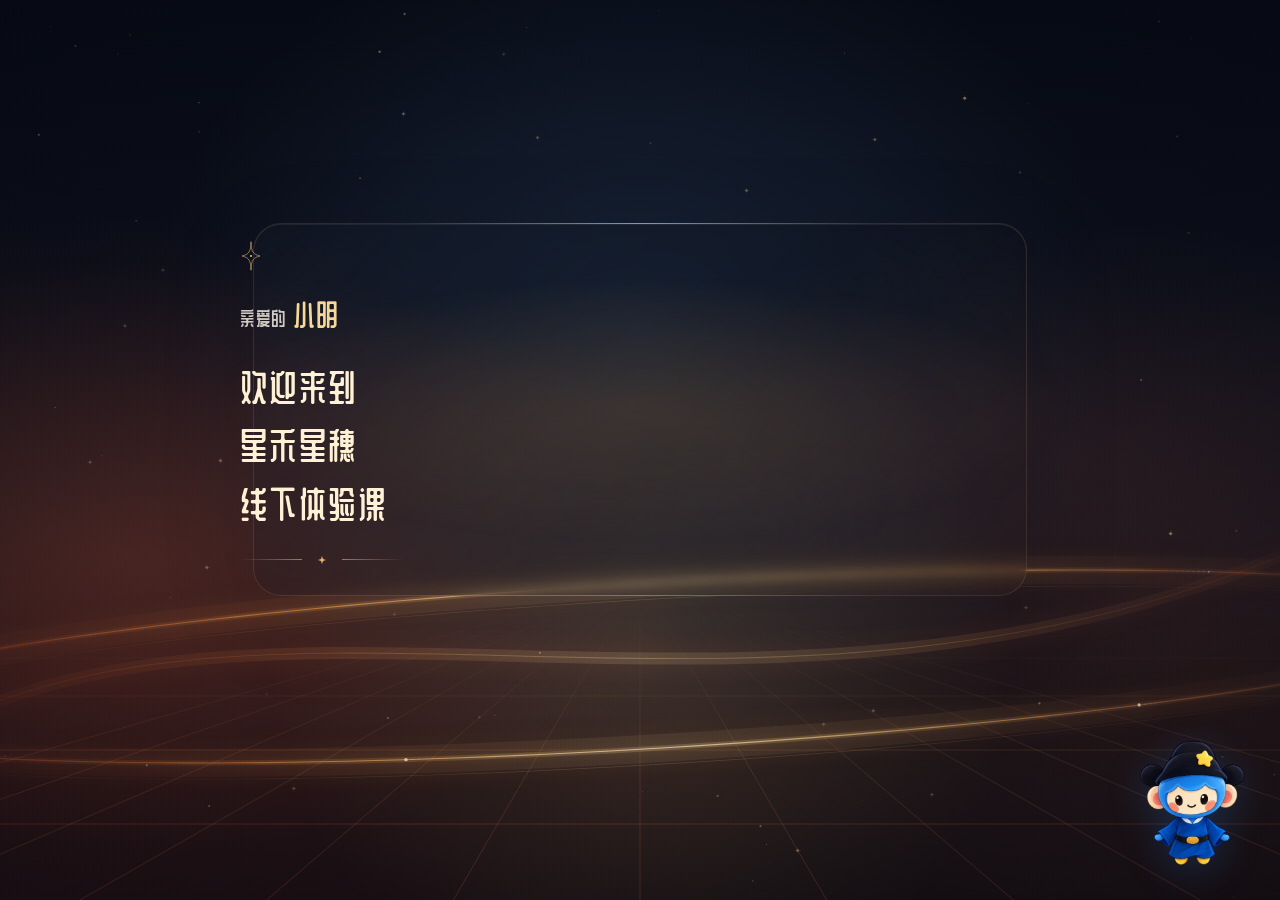
<file: previews/d-sentence.html>
<!doctype html>
<html lang="zh-CN">
  <head>
    <meta charset="utf-8" />
    <meta name="viewport" content="width=device-width, initial-scale=1, viewport-fit=cover" />
    <meta name="theme-color" content="#060d1c" />
    <meta name="description" content="欢迎来到星禾星穗线下体验课" />
    <title>D · 连贯邀请 · 星禾星穗欢迎页</title>
    <link rel="stylesheet" href="../assets/fonts/preview-fonts.css" />
    <style>
      :root {
        color-scheme: dark;
        --night: #070b15;
        --deep-blue: #15263c;
        --starlight: #fff0d3;
        --gold: #e8b76c;
        --ember: #e76c3f;
        --mist: #d1c8c2;
        --drift-x: 0px;
        --drift-y: 0px;
      }

      *, *::before, *::after { box-sizing: border-box; }
      html { min-height: 100%; background: var(--night); }
      body {
        margin: 0;
        min-width: 280px;
        color: var(--starlight);
        font-family: "PingFang SC", "Microsoft YaHei UI", "Microsoft YaHei", sans-serif;
        -webkit-font-smoothing: antialiased;
      }

      .welcome {
        position: relative;
        isolation: isolate;
        display: grid;
        place-items: center;
        min-height: 100vh;
        min-height: 100svh;
        overflow: hidden;
        padding: max(40px, env(safe-area-inset-top)) 24px max(48px, env(safe-area-inset-bottom));
        background:
          radial-gradient(ellipse at 50% 37%, rgb(26 40 61 / 78%), transparent 54%),
          radial-gradient(ellipse at 5% 74%, rgb(126 41 25 / 30%), transparent 48%),
          radial-gradient(ellipse at 94% 75%, rgb(125 56 29 / 22%), transparent 42%),
          linear-gradient(180deg, #070b15, #11131f 60%, #100d13);
      }

      .atmosphere {
        position: absolute;
        z-index: -2;
        inset: -40px;
        pointer-events: none;
        background:
          radial-gradient(ellipse at 50% 70%, rgb(232 183 108 / 17%), transparent 39%),
          radial-gradient(ellipse at 12% 61%, rgb(231 108 63 / 20%), transparent 35%),
          radial-gradient(ellipse at 83% 50%, rgb(134 70 58 / 13%), transparent 33%);
        transform: translate(var(--drift-x), var(--drift-y));
        transition: transform 1.8s cubic-bezier(.2, .7, .3, 1);
      }

      .stars {
        position: absolute;
        inset: 0;
        z-index: -1;
        width: 100%;
        height: 100%;
        pointer-events: none;
        opacity: 1;
      }

      .tech-ground {
        position: absolute;
        z-index: -1;
        inset: 0;
        width: 100%;
        height: 100%;
        pointer-events: none;
        opacity: 0;
        animation: scene-in 2.4s .25s ease-out forwards;
        mask-image: linear-gradient(transparent 64%, #000 85%);
      }

      .vignette {
        position: absolute;
        z-index: -1;
        inset: 0;
        pointer-events: none;
        background: radial-gradient(ellipse at 50% 44%, transparent 37%, rgb(3 5 13 / 32%) 100%);
      }

      .invitation {
        position: relative;
        isolation: isolate;
        width: 100%;
        max-width: 860px;
        text-align: center;
        padding: 36px 14px 42px;
        margin-bottom: 9svh;
      }

      .glass-halo {
        position: absolute;
        inset: 18px 5% 10px;
        z-index: -1;
        pointer-events: none;
        border-radius: 28px;
        border: 1px solid rgb(232 183 108 / 14%);
        background: linear-gradient(135deg, rgb(28 38 53 / 15%), rgb(12 16 25 / 28%) 55%, rgb(53 33 24 / 13%));
        box-shadow: inset 0 1px 0 rgb(255 235 193 / 7%), 0 24px 100px rgb(0 0 0 / 12%);
        backdrop-filter: blur(4px);
        -webkit-backdrop-filter: blur(4px);
        animation: glass-in 1.8s .35s both;
      }

      .glass-halo::before, .glass-halo::after {
        content: "";
        position: absolute;
        left: 20%;
        right: 20%;
        height: 1px;
        background: linear-gradient(90deg, transparent, rgb(255 219 157 / 58%), transparent);
      }

      .glass-halo::before { top: -1px; }
      .glass-halo::after { bottom: -1px; opacity: .5; }

      .title-aura {
        position: absolute;
        inset: 14% -6% 16%;
        z-index: -1;
        pointer-events: none;
        background: radial-gradient(ellipse at 50% 53%, rgb(231 151 74 / 14%), transparent 64%);
        animation: aura-breathe 3.5s ease-in-out infinite;
      }

      .opening-mark {
        display: block;
        width: 22px;
        height: 30px;
        margin: 0 auto 24px;
        color: var(--gold);
        opacity: 0;
        filter: drop-shadow(0 0 12px rgb(232 183 108 / 55%));
        animation: mark-in 1.6s .08s ease-out forwards;
      }

      h1 { margin: 0; font-weight: 400; }
      .recipient, .greeting, .brand, .course {
        font-family: "ZCOOL KuaiLe", "PingFang SC", "Microsoft YaHei", sans-serif;
        font-weight: 400;
      }
      .greeting, .brand, .course {
        display: block;
        line-height: 1.4;
        letter-spacing: .04em;
        overflow-wrap: anywhere;
      }

      .recipient {
        margin: 0 auto 30px;
        max-width: 100%;
        color: var(--mist);
        font-size: 19px;
        line-height: 1.5;
        letter-spacing: .035em;
        animation: text-in 1.25s .16s both;
      }

      .recipient > span { display: block; }

      .recipient-name {
        min-width: 0;
        max-width: 100%;
        margin-top: 8px;
        color: #f6d998;
        font-size: 62px;
        line-height: 1.3;
        letter-spacing: .04em;
        overflow-wrap: anywhere;
      }

      .greeting {
        margin-bottom: 14px;
        font-size: 24px;
        color: #fff1d5;
        animation: text-in 1.25s .5s both;
      }

      .brand {
        font-size: 30px;
        color: #edd4ac;
        animation: text-in 1.25s .72s both;
      }

      .course {
        margin-top: 10px;
        color: #fff1d5;
        font-size: 30px;
        animation: text-in 1.4s 1.05s both;
      }

      .closing-mark {
        display: flex;
        align-items: center;
        justify-content: center;
        gap: 16px;
        margin: 28px auto 0;
        color: var(--gold);
        animation: mark-in 1.6s 1.35s both;
      }

      .closing-mark::before, .closing-mark::after {
        content: "";
        width: clamp(35px, 5vw, 62px);
        height: 1px;
        background: linear-gradient(90deg, transparent, rgb(232 183 108 / 60%));
      }

      .closing-mark::after { transform: rotate(180deg); }
      .closing-mark svg { width: 8px; height: 8px; }

      .pet-companion {
        position: fixed;
        z-index: 10;
        right: max(24px, env(safe-area-inset-right));
        bottom: max(18px, env(safe-area-inset-bottom));
        width: clamp(100px, 10vw, 132px);
      }

      .pet-button {
        display: block;
        width: 100%;
        padding: 0;
        border: 0;
        border-radius: 22px;
        background: transparent;
        cursor: pointer;
        -webkit-tap-highlight-color: transparent;
        transition: transform 240ms cubic-bezier(.22, 1, .36, 1);
      }

      .pet-button img {
        display: block;
        width: 100%;
        height: auto;
        user-select: none;
        filter: drop-shadow(0 8px 18px rgb(39 121 212 / 24%));
      }

      .pet-button:active { transform: scale(.96); }
      .pet-button:focus-visible { outline: 2px solid var(--gold); outline-offset: 6px; }
      @media (hover: hover) { .pet-button:hover { transform: translateY(-4px); } }

      .pet-speech {
        position: absolute;
        right: 8px;
        bottom: calc(100% + 10px);
        width: max-content;
        max-width: calc(100vw - 48px);
        padding: 13px 18px;
        border: 1px solid rgb(179 211 243 / 85%);
        border-radius: 18px;
        background: #edf5ff;
        color: #253d5c;
        box-shadow: 0 8px 30px rgb(0 0 0 / 24%), 0 0 24px rgb(83 155 233 / 10%);
        font-size: 15px;
        line-height: 1.6;
        animation: speech-in 240ms cubic-bezier(.22, 1, .36, 1) both;
        transform-origin: calc(100% - 32px) 100%;
      }

      .pet-speech[hidden] { display: none; }
      .pet-speech::after {
        content: "";
        position: absolute;
        right: 29px;
        bottom: -6px;
        width: 11px;
        height: 11px;
        background: #edf5ff;
        border-right: 1px solid rgb(179 211 243 / 85%);
        border-bottom: 1px solid rgb(179 211 243 / 85%);
        transform: rotate(45deg);
      }

      @keyframes speech-in {
        from { opacity: 0; transform: translateY(7px) scale(.94); }
        to { opacity: 1; transform: none; }
      }

      @keyframes text-in {
        from { opacity: 0; transform: translateY(16px); }
        to { opacity: 1; transform: translateY(0); }
      }

      @keyframes glass-in {
        from { opacity: 0; transform: perspective(1200px) rotateX(5deg) translateY(12px); }
        to { opacity: 1; transform: none; }
      }

      @keyframes aura-breathe {
        0%, 100% { opacity: .55; transform: scale(.97); }
        50% { opacity: 1; transform: scale(1.03); }
      }

      @keyframes mark-in {
        from { opacity: 0; transform: scale(.86); }
        to { opacity: .8; transform: scale(1); }
      }

      @keyframes scene-in { from { opacity: 0; } to { opacity: .8; } }

      @media (max-width: 600px) {
        .glass-halo { inset: 10px -2px 0; border-radius: 22px; }
        .pet-companion {
          right: max(14px, env(safe-area-inset-right));
          bottom: max(12px, env(safe-area-inset-bottom));
          width: 108px;
        }
        .pet-speech { font-size: 14px; padding: 11px 15px; }
      }

      @media (max-height: 700px) and (max-width: 600px) {
        .welcome {
          padding-top: max(16px, env(safe-area-inset-top));
          padding-bottom: max(188px, calc(env(safe-area-inset-bottom) + 188px));
        }
        .invitation { padding: 16px 8px 18px; margin-bottom: 0; }
        .opening-mark { margin-bottom: 14px; }
        .recipient { margin-bottom: 20px; }
        .recipient-name { font-size: min(62px, 19vw); }
        .greeting { margin-bottom: 16px; }
        .closing-mark { margin-top: 16px; }
      }

      @media (max-height: 500px) and (min-width: 601px) {
        .welcome { padding-block: 28px; }
        .invitation { padding: 16px 24px 24px; margin-bottom: 0; }
        .opening-mark { width: 20px; height: 26px; margin-bottom: 12px; }
        .recipient { margin-bottom: 8px; font-size: 17px; }
        .recipient-name { font-size: 48px; }
        .greeting { margin-bottom: 10px; font-size: 22px; }
        .brand, .course { font-size: 26px; }
        .closing-mark { margin-top: 18px; }
      }

      @media (prefers-reduced-motion: reduce) {
        *, *::before, *::after { animation: none !important; transition: none !important; }
        .opening-mark, .closing-mark { opacity: .8; }
        .tech-ground { opacity: .8; }
      }
    </style>
    <style>
  :root { --type-scale: 1; --type-tracking: .04em; }
  .welcome { padding-inline: 24px; }
  .invitation { max-width: 860px; padding: 36px 14px 42px; margin-bottom: 9svh; }
  .opening-mark { width: 22px; height: 30px; margin-bottom: 24px; }
  .recipient { display: flex; flex-wrap: wrap; align-items: baseline; justify-content: center; gap: .12em .3em; margin-bottom: 24px; font-family: var(--preview-font, var(--scheme-font)); font-size: 19px; letter-spacing: .035em; }
  .recipient > span { display: inline; }
  .recipient-name {
    font-family: var(--preview-font, var(--scheme-font));
    font-size: calc(var(--name-size) * var(--type-scale));
    line-height: 1.3;
    color: #f6d998;
    letter-spacing: var(--type-tracking);
    margin-top: 0;
  }
  .greeting, .brand, .course {
    font-family: var(--preview-font, var(--scheme-font));
    font-weight: 400;
    line-height: 1.4;
    letter-spacing: var(--type-tracking);
    text-indent: 0;
    overflow-wrap: anywhere;
    white-space: normal;
  }
  .greeting { font-size: calc(var(--welcome-size) * var(--type-scale)); color: #fff1d5; margin-bottom: 18px; }
  .brand { font-size: calc(var(--brand-size) * var(--type-scale)); color: #edd4ac; }
  .course { font-size: calc(var(--course-size) * var(--type-scale)); color: #fff1d5; margin-top: 10px; }
  .brand-ink {
    font-family: inherit; color: inherit; background: none;
    -webkit-text-fill-color: currentColor; filter: none;
  }
  .recipient, .greeting, .brand, .brand-ink, .course, .opening-mark, .closing-mark, .glass-halo, .tech-ground {
    animation: none; opacity: 1; transform: none; filter: none;
  }
  .tech-ground { opacity: .8; }
  .closing-mark { margin-top: 28px; }
  @media (max-height: 700px) and (max-width: 600px) {
    .welcome { padding-top: 22px; padding-bottom: 188px; }
    .invitation { padding: 24px 8px 28px; margin-bottom: 0; }
    .opening-mark { margin-bottom: 16px; }
    .recipient { margin-bottom: 18px; }
    .greeting { margin-bottom: 14px; }
    .closing-mark { margin-top: 22px; }
  }

      :root { --scheme-font: "ZCOOL QingKe HuangYou", sans-serif; --name-size: 29px; --welcome-size: 36px; --brand-size: 36px; --course-size: 36px; }
      .invitation { text-align: left; padding-inline: 30px; }
      .opening-mark { margin-left: 0; }
      .recipient { justify-content: flex-start; margin-bottom: 28px; }
      .greeting { margin-bottom: 8px; }
      .brand, .course { color: #fff1d5; }
      .course { margin-top: 8px; }
      .closing-mark { justify-content: flex-start; }
      @media (max-width: 600px) { .course { font-size: min(calc(var(--course-size) * var(--type-scale)), calc((100vw - 110px) / 5.7)); } }
      @media (max-height: 700px) and (max-width: 600px) { .invitation { padding-inline: 22px; } }
    
  @media (max-height: 700px) and (max-width: 600px) {
    .welcome { padding-top: 16px; }
    .invitation { padding-block: 16px 18px; }
    .opening-mark { margin-bottom: 14px; }
    .recipient { margin-bottom: 20px; }
    .recipient-name { font-size: min(calc(var(--name-size) * var(--type-scale)), 19vw); }
    .greeting { margin-bottom: 16px; }
    .closing-mark { margin-top: 16px; }
  }
</style>
  </head>
  <body>
    <main class="welcome" aria-label="星禾星穗线下体验课欢迎页">
      <div class="atmosphere" aria-hidden="true"></div>
      <canvas class="stars" aria-hidden="true"></canvas>
      <svg class="tech-ground" viewBox="0 0 1440 900" preserveAspectRatio="none" fill="none" aria-hidden="true">
        <defs>
          <linearGradient id="ground-light" x1="0" y1="0" x2="0" y2="1">
            <stop offset="0" stop-color="#e8b76c" stop-opacity=".08" />
            <stop offset="1" stop-color="#e76c3f" stop-opacity=".32" />
          </linearGradient>
        </defs>
        <g stroke="url(#ground-light)" stroke-width="1">
          <path d="M720 580 -540 900M720 580 -330 900M720 580 -120 900M720 580 90 900M720 580 300 900M720 580 510 900M720 580 720 900M720 580 930 900M720 580 1140 900M720 580 1350 900M720 580 1560 900M720 580 1770 900M720 580 1980 900" />
          <path d="M0 615H1440M0 632H1440M0 658H1440M0 696H1440M0 750H1440M0 824H1440" />
        </g>
      </svg>
      <div class="vignette" aria-hidden="true"></div>

      <div class="invitation">
        <div class="glass-halo" aria-hidden="true"></div>
        <div class="title-aura" aria-hidden="true"></div>
        <svg class="opening-mark" viewBox="0 0 28 40" fill="none" aria-hidden="true">
          <path d="M14 1C14 14 11 18 2 20C11 22 14 26 14 39C14 26 17 22 26 20C17 18 14 14 14 1Z" stroke="currentColor" stroke-width=".8" />
          <circle cx="14" cy="20" r="1.4" fill="currentColor" />
        </svg>
        <p class="recipient"><span>亲爱的</span><span class="recipient-name" id="attendee-name">小明</span></p>
        <h1 aria-label="欢迎来到星禾星穗线下体验课">
          <span class="greeting">欢迎来到</span>
          <span class="brand">星禾星穗</span>
          <span class="course">线下体验课</span>
        </h1>
        <div class="closing-mark" aria-hidden="true">
          <svg viewBox="0 0 8 8"><path d="M4 0 5 3 8 4 5 5 4 8 3 5 0 4 3 3Z" fill="currentColor" /></svg>
        </div>
      </div>
    </main>
    <aside class="pet-companion" aria-label="星小禾">
      <div class="pet-speech" id="pet-speech" role="status" aria-live="polite" hidden>星小禾欢迎你呀</div>
      <button class="pet-button" type="button" aria-label="和星小禾打招呼" aria-controls="pet-speech" aria-expanded="false">
        <img src="../assets/blue-star-spirit-animated.webp" width="384" height="488" alt="星小禾，戴着星星帽子的蓝色小精灵" draggable="false" />
      </button>
    </aside>
    <script>
  (() => {
    const params = new URLSearchParams(location.search);
    const name = params.get('name');
    if (name) document.querySelector('#attendee-name').textContent = name.slice(0, 16);
    const font = { playful: '"ZCOOL KuaiLe", sans-serif', butter: '"ZCOOL QingKe HuangYou", sans-serif' }[params.get('font')];
    if (font) document.documentElement.style.setProperty('--preview-font', font);
    const scale = Number(params.get('scale') || 100);
    const tracking = Number(params.get('tracking') || 4);
    if (Number.isFinite(scale)) document.documentElement.style.setProperty('--type-scale', String(Math.max(85, Math.min(115, scale)) / 100));
    if (Number.isFinite(tracking)) document.documentElement.style.setProperty('--type-tracking', Math.max(0, Math.min(12, tracking)) / 100 + 'em');
  })();
</script>
    <script>
      (() => {
        const button = document.querySelector('.pet-button');
        const speech = document.querySelector('.pet-speech');

        function setSpeechOpen(open) {
          speech.hidden = !open;
          button.setAttribute('aria-expanded', String(open));
        }

        button.addEventListener('click', () => setSpeechOpen(speech.hidden));
        document.addEventListener('keydown', (event) => {
          if (event.key === 'Escape') setSpeechOpen(false);
        });
      })();

      (() => {
        const scene = document.querySelector('.welcome');
        const canvas = document.querySelector('.stars');
        const context = canvas.getContext('2d');
        if (!context) return;

        const motionPreference = window.matchMedia('(prefers-reduced-motion: reduce)');
        let width = 0;
        let height = 0;
        let stars = [];
        let frameId = 0;
        let lastFrame = 0;
        let elapsed = 0;

        function resize() {
          const bounds = scene.getBoundingClientRect();
          width = bounds.width;
          height = bounds.height;
          const ratio = 1;
          canvas.width = Math.round(width * ratio);
          canvas.height = Math.round(height * ratio);
          context.setTransform(ratio, 0, 0, ratio, 0, 0);
          const count = Math.min(118, Math.max(48, Math.round(width * height / 12000)));
          stars = Array.from({ length: count }, () => ({
            x: Math.random() * width,
            y: Math.random() * height,
            radius: Math.random() * 1.2 + .35,
            brightness: Math.random() * .45 + .16,
            phase: Math.random() * Math.PI * 2,
            depth: Math.random() * .8 + .3,
            warm: Math.random() > .35,
          }));
          draw();
        }

        function orbitPoint(angle, offset = 0) {
          const slowLift = motionPreference.matches ? 0 : Math.sin(elapsed * .00022) * height * .003;
          return {
            x: width * (.5 + Math.cos(angle) * .67),
            y: height * (.74 + Math.sin(angle) * .092 - Math.cos(angle) * .055 + offset) + slowLift,
          };
        }

        function traceOrbit(offset) {
          context.beginPath();
          for (let pointIndex = 0; pointIndex <= 180; pointIndex++) {
            const point = orbitPoint(pointIndex / 180 * Math.PI * 2, offset);
            if (pointIndex === 0) context.moveTo(point.x, point.y);
            else context.lineTo(point.x, point.y);
          }
        }

        function drawEnergy() {
          const goldLight = context.createLinearGradient(0, height * .8, width, height * .65);
          goldLight.addColorStop(0, 'rgba(231,91,43,.36)');
          goldLight.addColorStop(.24, 'rgba(243,148,65,.85)');
          goldLight.addColorStop(.5, 'rgba(255,229,172,1)');
          goldLight.addColorStop(.75, 'rgba(232,168,87,.8)');
          goldLight.addColorStop(1, 'rgba(231,108,63,.25)');
          context.save();
          context.globalCompositeOperation = 'screen';
          traceOrbit(0);
          context.strokeStyle = goldLight;
          context.shadowColor = 'rgba(232,149,59,.7)';
          context.shadowBlur = 24;
          context.globalAlpha = .08;
          context.lineWidth = 28;
          context.stroke();
          context.globalAlpha = .2;
          context.lineWidth = 5;
          context.stroke();
          context.globalAlpha = .75;
          context.shadowBlur = 7;
          context.lineWidth = 1.1;
          context.stroke();

          traceOrbit(.018);
          context.globalAlpha = .18;
          context.lineWidth = .7;
          context.shadowBlur = 0;
          context.stroke();

          // 光点沿同一条星环移动，轨迹与背景形成一致的空间关系。
          const time = motionPreference.matches ? 0 : elapsed * .000065;
          for (let index = 0; index < 7; index++) {
            const angle = time + index * Math.PI * 2 / 7;
            const point = orbitPoint(angle);
            const foreground = (Math.sin(angle) + 1) / 2;
            context.globalAlpha = .3 + foreground * .55;
            context.shadowBlur = 15;
            context.shadowColor = '#e8b76c';
            context.fillStyle = '#ffedc3';
            context.beginPath();
            context.arc(point.x, point.y, .9 + foreground * .8, 0, Math.PI * 2);
            context.fill();
            context.shadowBlur = 0;
            for (let trail = 1; trail <= 8; trail++) {
              const tailPoint = orbitPoint(angle - trail * .008);
              context.globalAlpha = (1 - trail / 9) * .18;
              context.beginPath();
              context.arc(tailPoint.x, tailPoint.y, .8, 0, Math.PI * 2);
              context.fill();
            }
          }

          // 柔和的橙红流光穿过下方，控制点缓慢变化，避免机械旋转感。
          const flow = motionPreference.matches ? 0 : Math.sin(elapsed * .00016) * height * .018;
          context.beginPath();
          context.moveTo(-width * .1, height * .85);
          context.bezierCurveTo(width * .2, height * .56 + flow, width * .63, height * .92 - flow, width * 1.1, height * .55);
          context.strokeStyle = goldLight;
          context.globalAlpha = .14;
          context.lineWidth = 12;
          context.shadowBlur = 22;
          context.shadowColor = '#e76c3f';
          context.stroke();
          context.globalAlpha = .28;
          context.lineWidth = .9;
          context.shadowBlur = 0;
          context.stroke();
          context.restore();
        }

        function draw() {
          context.clearRect(0, 0, width, height);
          for (const star of stars) {
            // 留出标题区：装饰始终退到文字之后。
            const starY = motionPreference.matches ? star.y : (star.y - elapsed * .002 * star.depth % height + height) % height;
            const nearTitle = Math.abs(star.x - width / 2) < width * .3 && starY > height * .22 && starY < height * .62;
            const twinkle = motionPreference.matches ? 1 : .8 + Math.sin(elapsed * .0005 + star.phase) * .2;
            const opacity = star.brightness * twinkle * (nearTitle ? .25 : 1);
            context.beginPath();
            context.arc(star.x, starY, star.radius, 0, Math.PI * 2);
            context.fillStyle = star.warm ? `rgba(246,195,122,${opacity})` : `rgba(174,195,225,${opacity})`;
            context.fill();
            if (star.radius > 1.25 && !nearTitle) {
              context.strokeStyle = `rgba(255,220,163,${opacity * .4})`;
              context.lineWidth = .6;
              context.beginPath();
              context.moveTo(star.x - 3, starY);
              context.lineTo(star.x + 3, starY);
              context.moveTo(star.x, starY - 3);
              context.lineTo(star.x, starY + 3);
              context.stroke();
            }
          }
          drawEnergy();
        }

        function animate(timestamp) {
          if (document.hidden || motionPreference.matches) { frameId = 0; return; }
          if (!lastFrame) lastFrame = timestamp;
          const delta = timestamp - lastFrame;
          if (delta >= 1000 / 15) {
            elapsed += Math.min(delta, 80);
            lastFrame = timestamp;
            draw();
          }
          frameId = requestAnimationFrame(animate);
        }

        function syncMotion() {
          cancelAnimationFrame(frameId);
          frameId = 0;
          lastFrame = 0;
          if (!document.hidden && !motionPreference.matches) frameId = requestAnimationFrame(animate);
          else draw();
          if (motionPreference.matches) {
            scene.style.setProperty('--drift-x', '0px');
            scene.style.setProperty('--drift-y', '0px');
          }
        }

        scene.addEventListener('pointermove', (event) => {
          if (event.pointerType !== 'mouse' || motionPreference.matches) return;
          const bounds = scene.getBoundingClientRect();
          scene.style.setProperty('--drift-x', `${((event.clientX - bounds.left) / width - .5) * 14}px`);
          scene.style.setProperty('--drift-y', `${((event.clientY - bounds.top) / height - .5) * 10}px`);
        }, { passive: true });
        scene.addEventListener('pointerleave', () => {
          scene.style.setProperty('--drift-x', '0px');
          scene.style.setProperty('--drift-y', '0px');
        });
        window.addEventListener('resize', resize, { passive: true });
        document.addEventListener('visibilitychange', syncMotion);
        motionPreference.addEventListener('change', syncMotion);
        resize();
        syncMotion();
      })();
    </script>
  </body>
</html>
</file>
<file: assets/fonts/preview-fonts.css>
@font-face {
  font-family: "ZCOOL KuaiLe";
  src: url("ZCOOLKuaiLe-Regular.ttf") format("truetype");
  font-weight: 400;
  font-style: normal;
  font-display: swap;
}

@font-face {
  font-family: "ZCOOL QingKe HuangYou";
  src: url("ZCOOLQingKeHuangYou-Regular.ttf") format("truetype");
  font-weight: 400;
  font-style: normal;
  font-display: swap;
}
</file>
